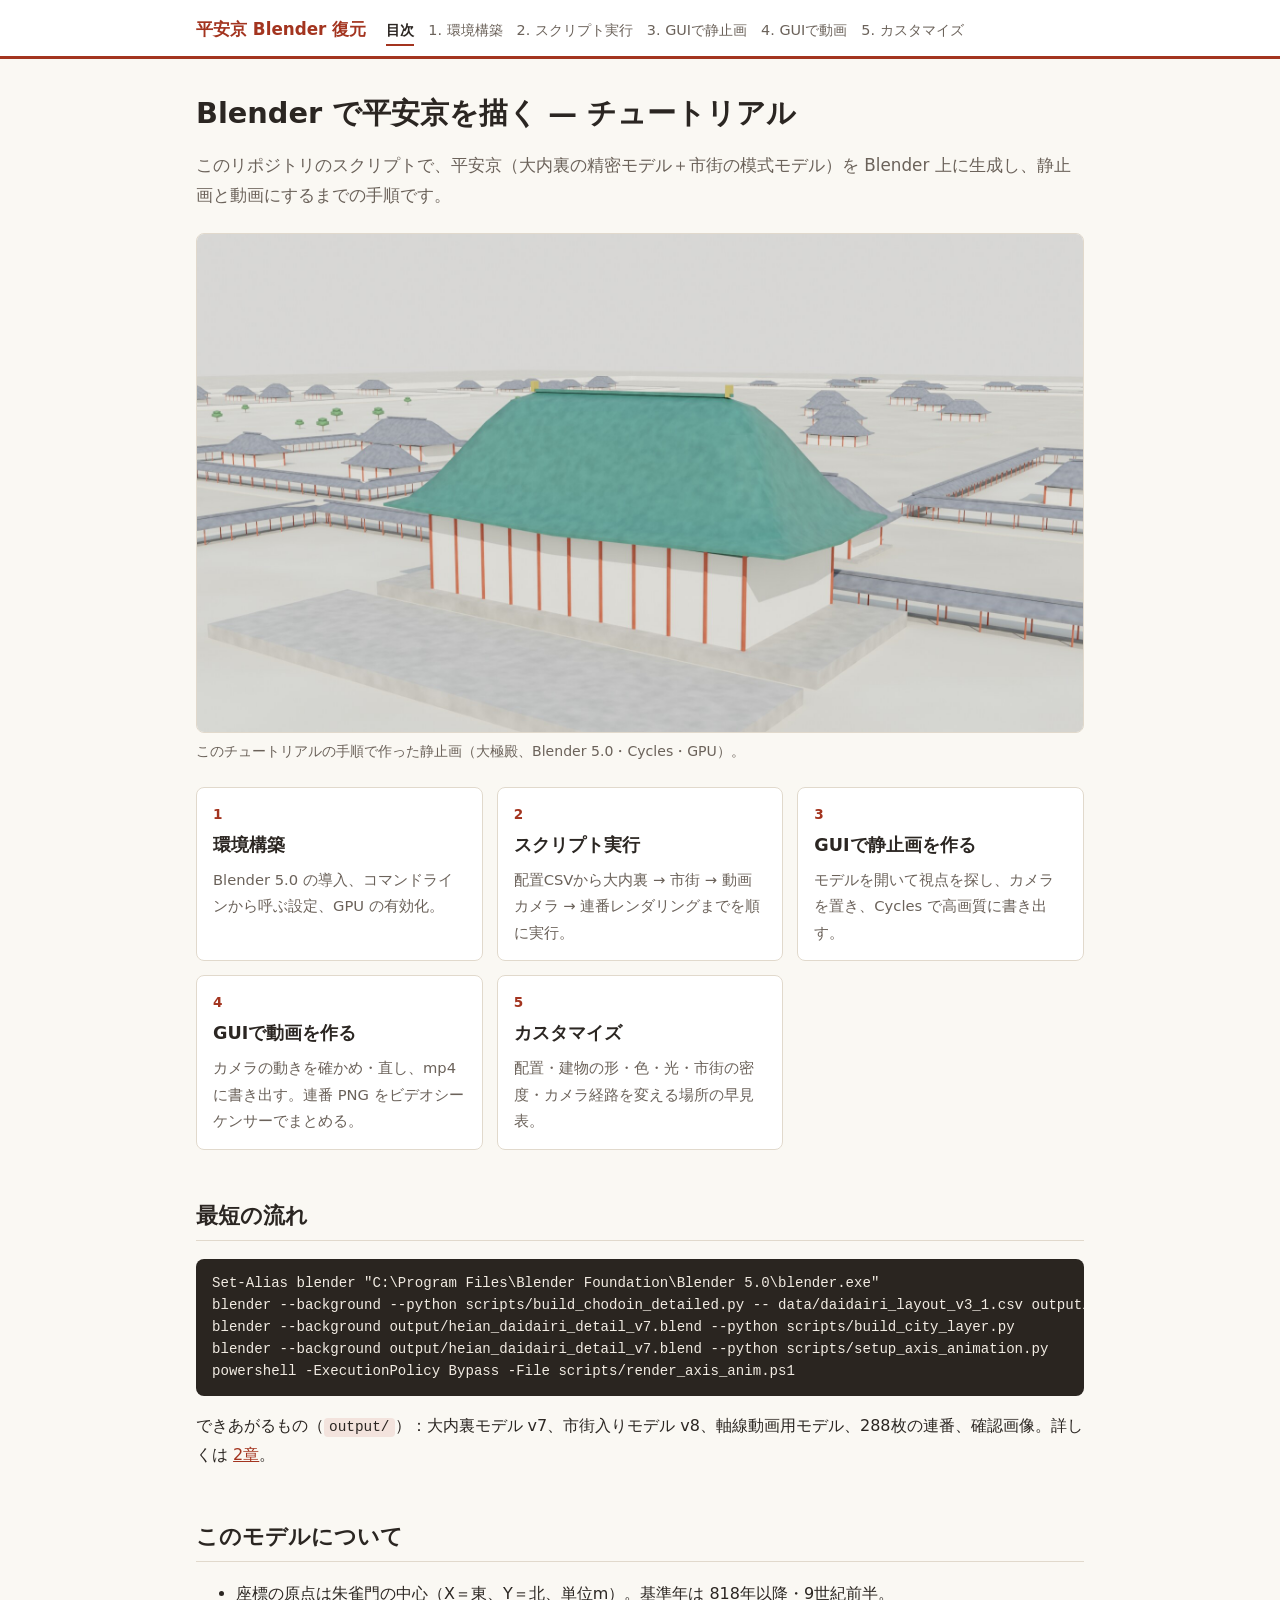
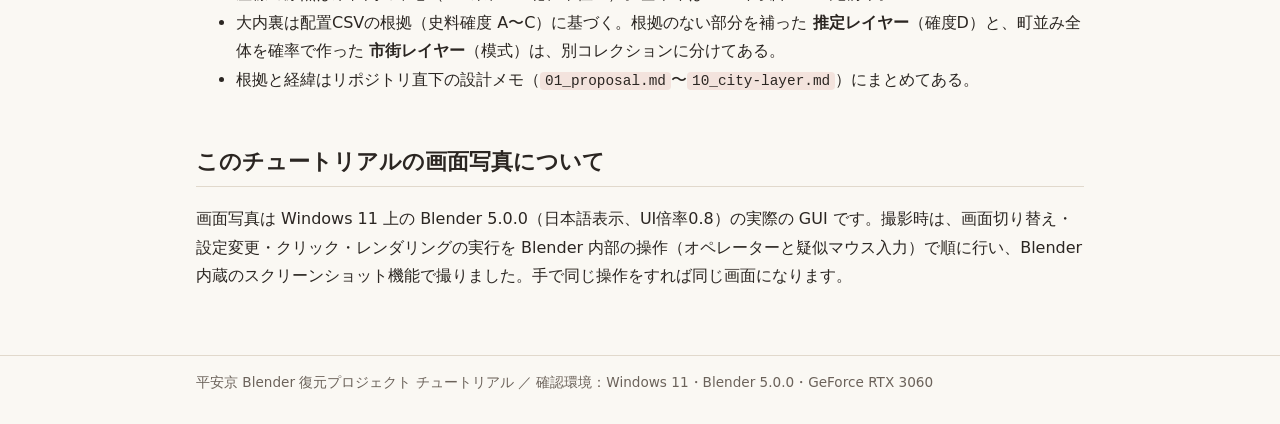
<file: docs/tutorial/index.html>
<!doctype html>
<html lang="ja">
<head>
<meta charset="utf-8">
<meta name="viewport" content="width=device-width, initial-scale=1">
<title>平安京Blenderチュートリアル</title>
<link rel="stylesheet" href="style.css">
</head>
<body>
<header class="site"><div class="inner">
  <a class="brand" href="index.html">平安京 Blender 復元</a>
  <nav class="toc">
    <a href="index.html" aria-current="page">目次</a>
    <a href="01_setup.html">1. 環境構築</a>
    <a href="02_run_scripts.html">2. スクリプト実行</a>
    <a href="03_gui_still.html">3. GUIで静止画</a>
    <a href="04_gui_video.html">4. GUIで動画</a>
    <a href="05_customize.html">5. カスタマイズ</a>
  </nav>
</div></header>
<main>
<h1>Blender で平安京を描く — チュートリアル</h1>
<p class="lead">このリポジトリのスクリプトで、平安京（大内裏の精密モデル＋市街の模式モデル）を Blender 上に生成し、静止画と動画にするまでの手順です。</p>

<figure class="hero">
  <img src="img/still_daigokuden.jpg" alt="南東から見た大極殿。緑釉瓦の屋根と朱の柱、背後に朝堂院の回廊" >
  <figcaption>このチュートリアルの手順で作った静止画（大極殿、Blender 5.0・Cycles・GPU）。</figcaption>
</figure>

<div class="cards">
  <a class="card" href="01_setup.html"><div class="num">1</div><h3>環境構築</h3><p>Blender 5.0 の導入、コマンドラインから呼ぶ設定、GPU の有効化。</p></a>
  <a class="card" href="02_run_scripts.html"><div class="num">2</div><h3>スクリプト実行</h3><p>配置CSVから大内裏 → 市街 → 動画カメラ → 連番レンダリングまでを順に実行。</p></a>
  <a class="card" href="03_gui_still.html"><div class="num">3</div><h3>GUIで静止画を作る</h3><p>モデルを開いて視点を探し、カメラを置き、Cycles で高画質に書き出す。</p></a>
  <a class="card" href="04_gui_video.html"><div class="num">4</div><h3>GUIで動画を作る</h3><p>カメラの動きを確かめ・直し、mp4 に書き出す。連番 PNG をビデオシーケンサーでまとめる。</p></a>
  <a class="card" href="05_customize.html"><div class="num">5</div><h3>カスタマイズ</h3><p>配置・建物の形・色・光・市街の密度・カメラ経路を変える場所の早見表。</p></a>
</div>

<h2>最短の流れ</h2>
<pre><code>Set-Alias blender "C:\Program Files\Blender Foundation\Blender 5.0\blender.exe"
blender --background --python scripts/build_chodoin_detailed.py -- data/daidairi_layout_v3_1.csv output/heian_daidairi_detail_v7.blend output/view_v7 data/daidairi_conjectural_v1.csv
blender --background output/heian_daidairi_detail_v7.blend --python scripts/build_city_layer.py
blender --background output/heian_daidairi_detail_v7.blend --python scripts/setup_axis_animation.py
powershell -ExecutionPolicy Bypass -File scripts/render_axis_anim.ps1</code></pre>
<p>できあがるもの（<code>output/</code>）：大内裏モデル v7、市街入りモデル v8、軸線動画用モデル、288枚の連番、確認画像。詳しくは <a href="02_run_scripts.html">2章</a>。</p>

<h2>このモデルについて</h2>
<ul>
  <li>座標の原点は朱雀門の中心（X＝東、Y＝北、単位m）。基準年は 818年以降・9世紀前半。</li>
  <li>大内裏は配置CSVの根拠（史料確度 A〜C）に基づく。根拠のない部分を補った <b>推定レイヤー</b>（確度D）と、町並み全体を確率で作った <b>市街レイヤー</b>（模式）は、別コレクションに分けてある。</li>
  <li>根拠と経緯はリポジトリ直下の設計メモ（<code>01_proposal.md</code>〜<code>10_city-layer.md</code>）にまとめてある。</li>
</ul>

<h2>このチュートリアルの画面写真について</h2>
<p>画面写真は Windows 11 上の Blender 5.0.0（日本語表示、UI倍率0.8）の実際の GUI です。撮影時は、画面切り替え・設定変更・クリック・レンダリングの実行を Blender 内部の操作（オペレーターと疑似マウス入力）で順に行い、Blender 内蔵のスクリーンショット機能で撮りました。手で同じ操作をすれば同じ画面になります。</p>

</main>
<footer><div class="inner">平安京 Blender 復元プロジェクト チュートリアル ／ 確認環境：Windows 11・Blender 5.0.0・GeForce RTX 3060</div></footer>
</body>
</html>
</file>
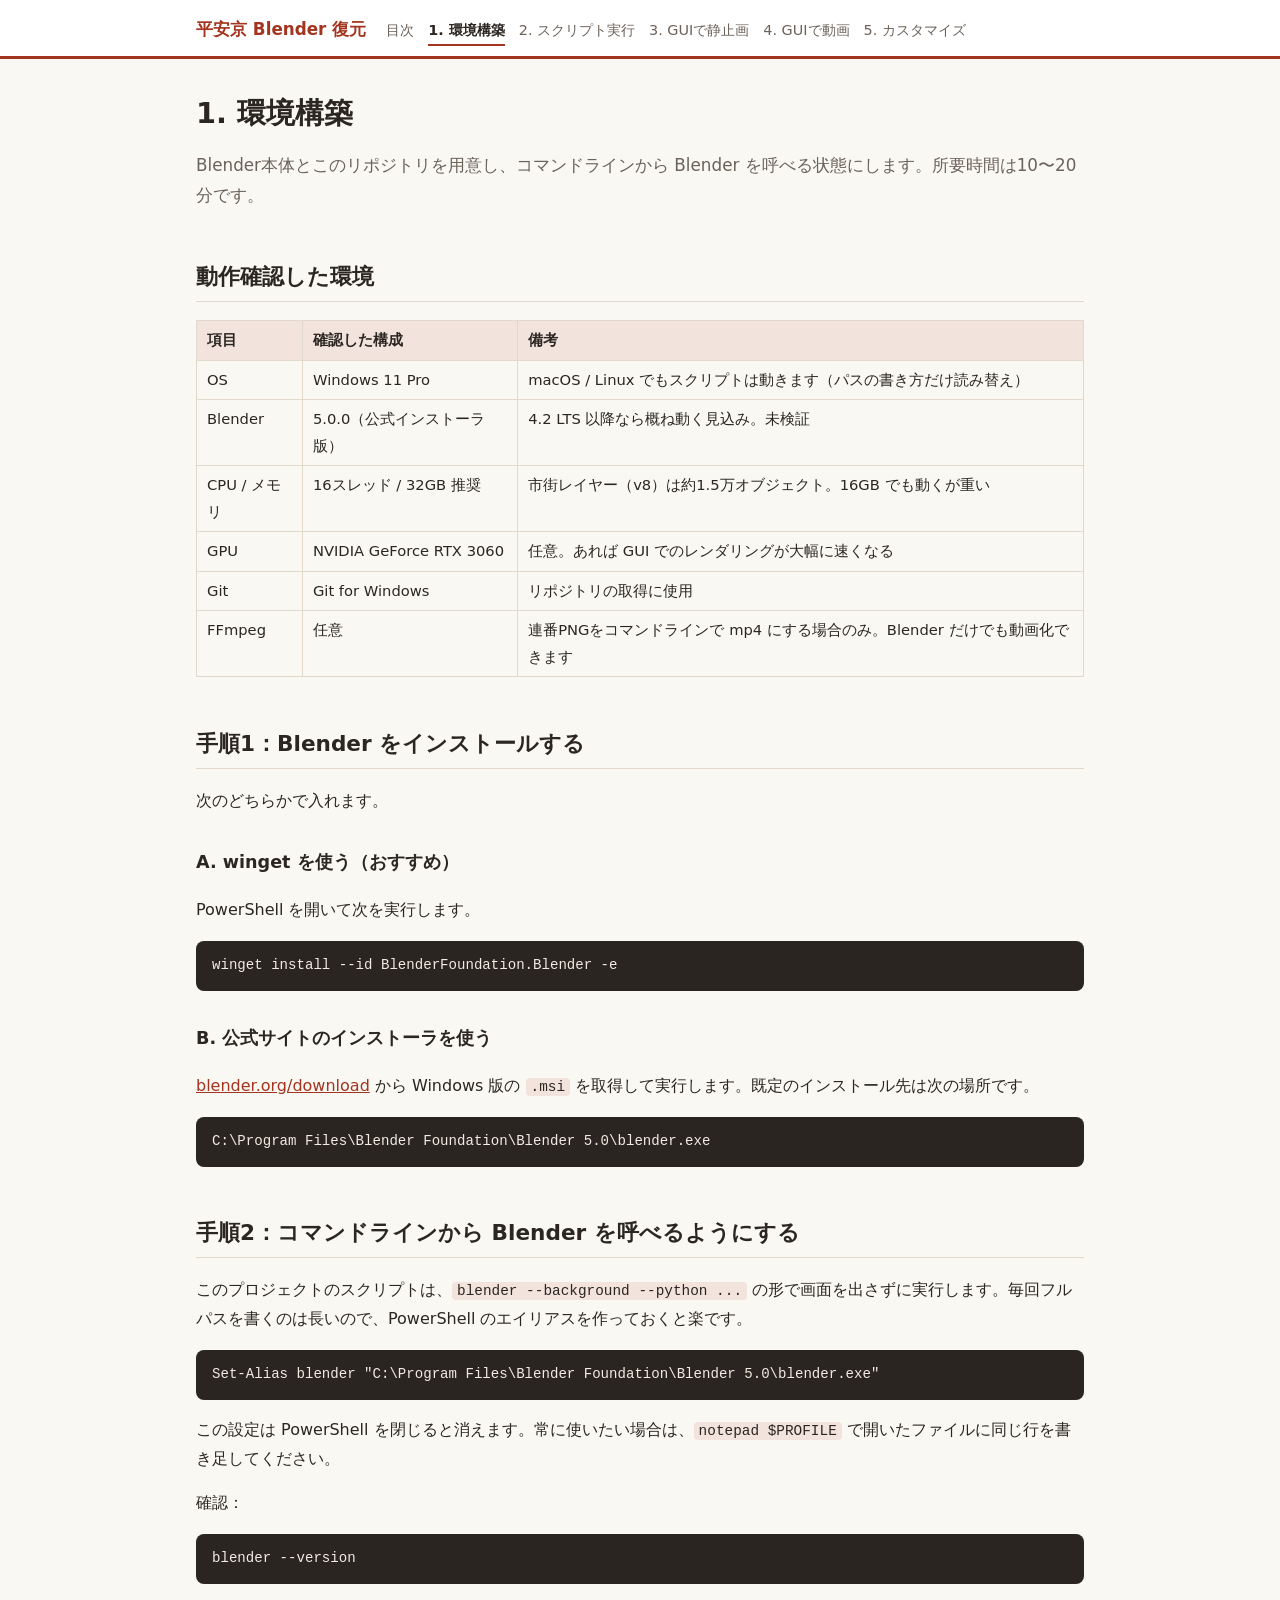
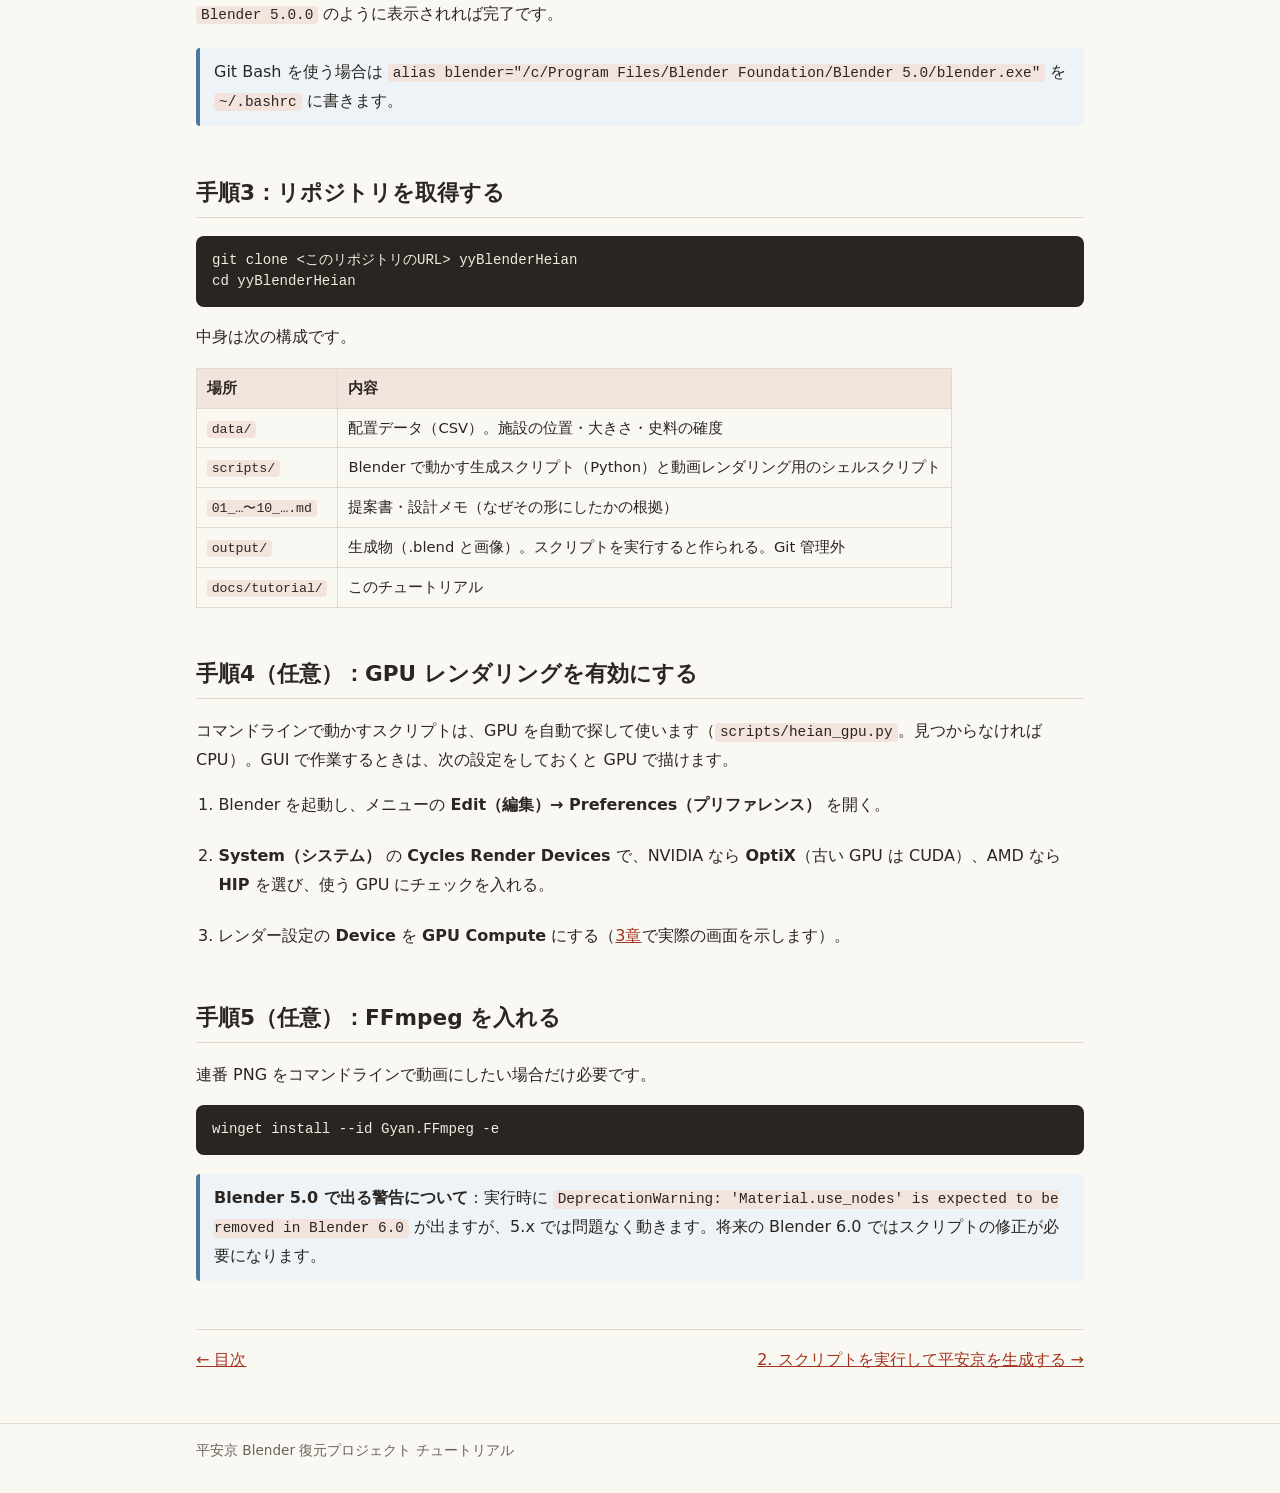
<file: docs/tutorial/01_setup.html>
<!doctype html>
<html lang="ja">
<head>
<meta charset="utf-8">
<meta name="viewport" content="width=device-width, initial-scale=1">
<title>環境構築 — 平安京Blenderチュートリアル</title>
<link rel="stylesheet" href="style.css">
</head>
<body>
<header class="site"><div class="inner">
  <a class="brand" href="index.html">平安京 Blender 復元</a>
  <nav class="toc">
    <a href="index.html">目次</a>
    <a href="01_setup.html" aria-current="page">1. 環境構築</a>
    <a href="02_run_scripts.html">2. スクリプト実行</a>
    <a href="03_gui_still.html">3. GUIで静止画</a>
    <a href="04_gui_video.html">4. GUIで動画</a>
    <a href="05_customize.html">5. カスタマイズ</a>
  </nav>
</div></header>
<main>
<h1>1. 環境構築</h1>
<p class="lead">Blender本体とこのリポジトリを用意し、コマンドラインから Blender を呼べる状態にします。所要時間は10〜20分です。</p>

<h2>動作確認した環境</h2>
<table>
  <tr><th>項目</th><th>確認した構成</th><th>備考</th></tr>
  <tr><td>OS</td><td>Windows 11 Pro</td><td>macOS / Linux でもスクリプトは動きます（パスの書き方だけ読み替え）</td></tr>
  <tr><td>Blender</td><td>5.0.0（公式インストーラ版）</td><td>4.2 LTS 以降なら概ね動く見込み。未検証</td></tr>
  <tr><td>CPU / メモリ</td><td>16スレッド / 32GB 推奨</td><td>市街レイヤー（v8）は約1.5万オブジェクト。16GB でも動くが重い</td></tr>
  <tr><td>GPU</td><td>NVIDIA GeForce RTX 3060</td><td>任意。あれば GUI でのレンダリングが大幅に速くなる</td></tr>
  <tr><td>Git</td><td>Git for Windows</td><td>リポジトリの取得に使用</td></tr>
  <tr><td>FFmpeg</td><td>任意</td><td>連番PNGをコマンドラインで mp4 にする場合のみ。Blender だけでも動画化できます</td></tr>
</table>

<h2>手順1：Blender をインストールする</h2>
<p>次のどちらかで入れます。</p>
<h3>A. winget を使う（おすすめ）</h3>
<p>PowerShell を開いて次を実行します。</p>
<pre><code>winget install --id BlenderFoundation.Blender -e</code></pre>
<h3>B. 公式サイトのインストーラを使う</h3>
<p><a href="https://www.blender.org/download/">blender.org/download</a> から Windows 版の <code>.msi</code> を取得して実行します。既定のインストール先は次の場所です。</p>
<pre><code>C:\Program Files\Blender Foundation\Blender 5.0\blender.exe</code></pre>

<h2>手順2：コマンドラインから Blender を呼べるようにする</h2>
<p>このプロジェクトのスクリプトは、<code>blender --background --python ...</code> の形で画面を出さずに実行します。毎回フルパスを書くのは長いので、PowerShell のエイリアスを作っておくと楽です。</p>
<pre><code>Set-Alias blender "C:\Program Files\Blender Foundation\Blender 5.0\blender.exe"</code></pre>
<p>この設定は PowerShell を閉じると消えます。常に使いたい場合は、<code>notepad $PROFILE</code> で開いたファイルに同じ行を書き足してください。</p>
<p>確認：</p>
<pre><code>blender --version</code></pre>
<p><code>Blender 5.0.0</code> のように表示されれば完了です。</p>
<div class="note">
<p>Git Bash を使う場合は <code>alias blender="/c/Program Files/Blender Foundation/Blender 5.0/blender.exe"</code> を <code>~/.bashrc</code> に書きます。</p>
</div>

<h2>手順3：リポジトリを取得する</h2>
<pre><code>git clone &lt;このリポジトリのURL&gt; yyBlenderHeian
cd yyBlenderHeian</code></pre>
<p>中身は次の構成です。</p>
<table>
  <tr><th>場所</th><th>内容</th></tr>
  <tr><td><code>data/</code></td><td>配置データ（CSV）。施設の位置・大きさ・史料の確度</td></tr>
  <tr><td><code>scripts/</code></td><td>Blender で動かす生成スクリプト（Python）と動画レンダリング用のシェルスクリプト</td></tr>
  <tr><td><code>01_…〜10_….md</code></td><td>提案書・設計メモ（なぜその形にしたかの根拠）</td></tr>
  <tr><td><code>output/</code></td><td>生成物（.blend と画像）。スクリプトを実行すると作られる。Git 管理外</td></tr>
  <tr><td><code>docs/tutorial/</code></td><td>このチュートリアル</td></tr>
</table>

<h2>手順4（任意）：GPU レンダリングを有効にする</h2>
<p>コマンドラインで動かすスクリプトは、GPU を自動で探して使います（<code>scripts/heian_gpu.py</code>。見つからなければ CPU）。GUI で作業するときは、次の設定をしておくと GPU で描けます。</p>
<ol class="steps">
  <li>Blender を起動し、メニューの <b>Edit（編集）→ Preferences（プリファレンス）</b> を開く。</li>
  <li><b>System（システム）</b> の <b>Cycles Render Devices</b> で、NVIDIA なら <b>OptiX</b>（古い GPU は CUDA）、AMD なら <b>HIP</b> を選び、使う GPU にチェックを入れる。</li>
  <li>レンダー設定の <b>Device</b> を <b>GPU Compute</b> にする（<a href="03_gui_still.html">3章</a>で実際の画面を示します）。</li>
</ol>

<h2>手順5（任意）：FFmpeg を入れる</h2>
<p>連番 PNG をコマンドラインで動画にしたい場合だけ必要です。</p>
<pre><code>winget install --id Gyan.FFmpeg -e</code></pre>

<div class="note">
<p><b>Blender 5.0 で出る警告について</b>：実行時に <code>DeprecationWarning: 'Material.use_nodes' is expected to be removed in Blender 6.0</code> が出ますが、5.x では問題なく動きます。将来の Blender 6.0 ではスクリプトの修正が必要になります。</p>
</div>

<div class="pager">
  <a href="index.html">← 目次</a>
  <a href="02_run_scripts.html">2. スクリプトを実行して平安京を生成する →</a>
</div>
</main>
<footer><div class="inner">平安京 Blender 復元プロジェクト チュートリアル</div></footer>
</body>
</html>
</file>
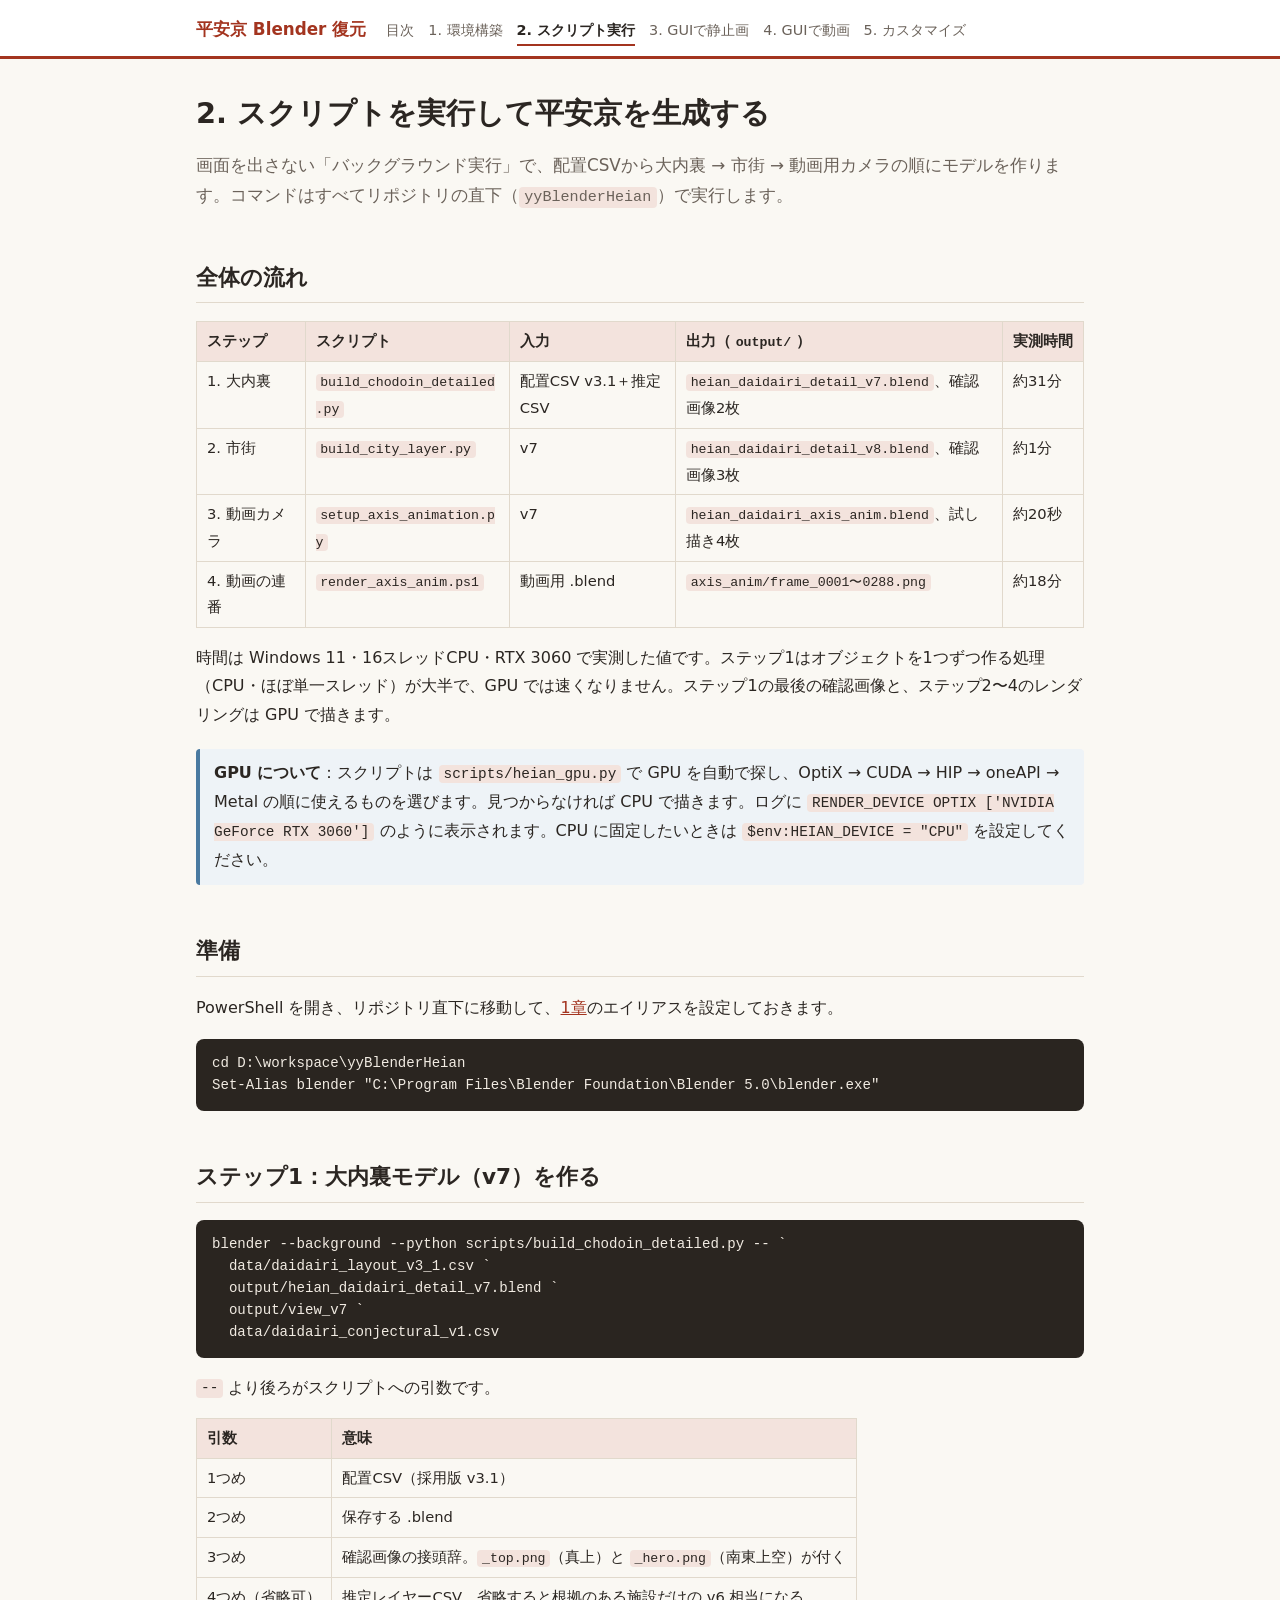
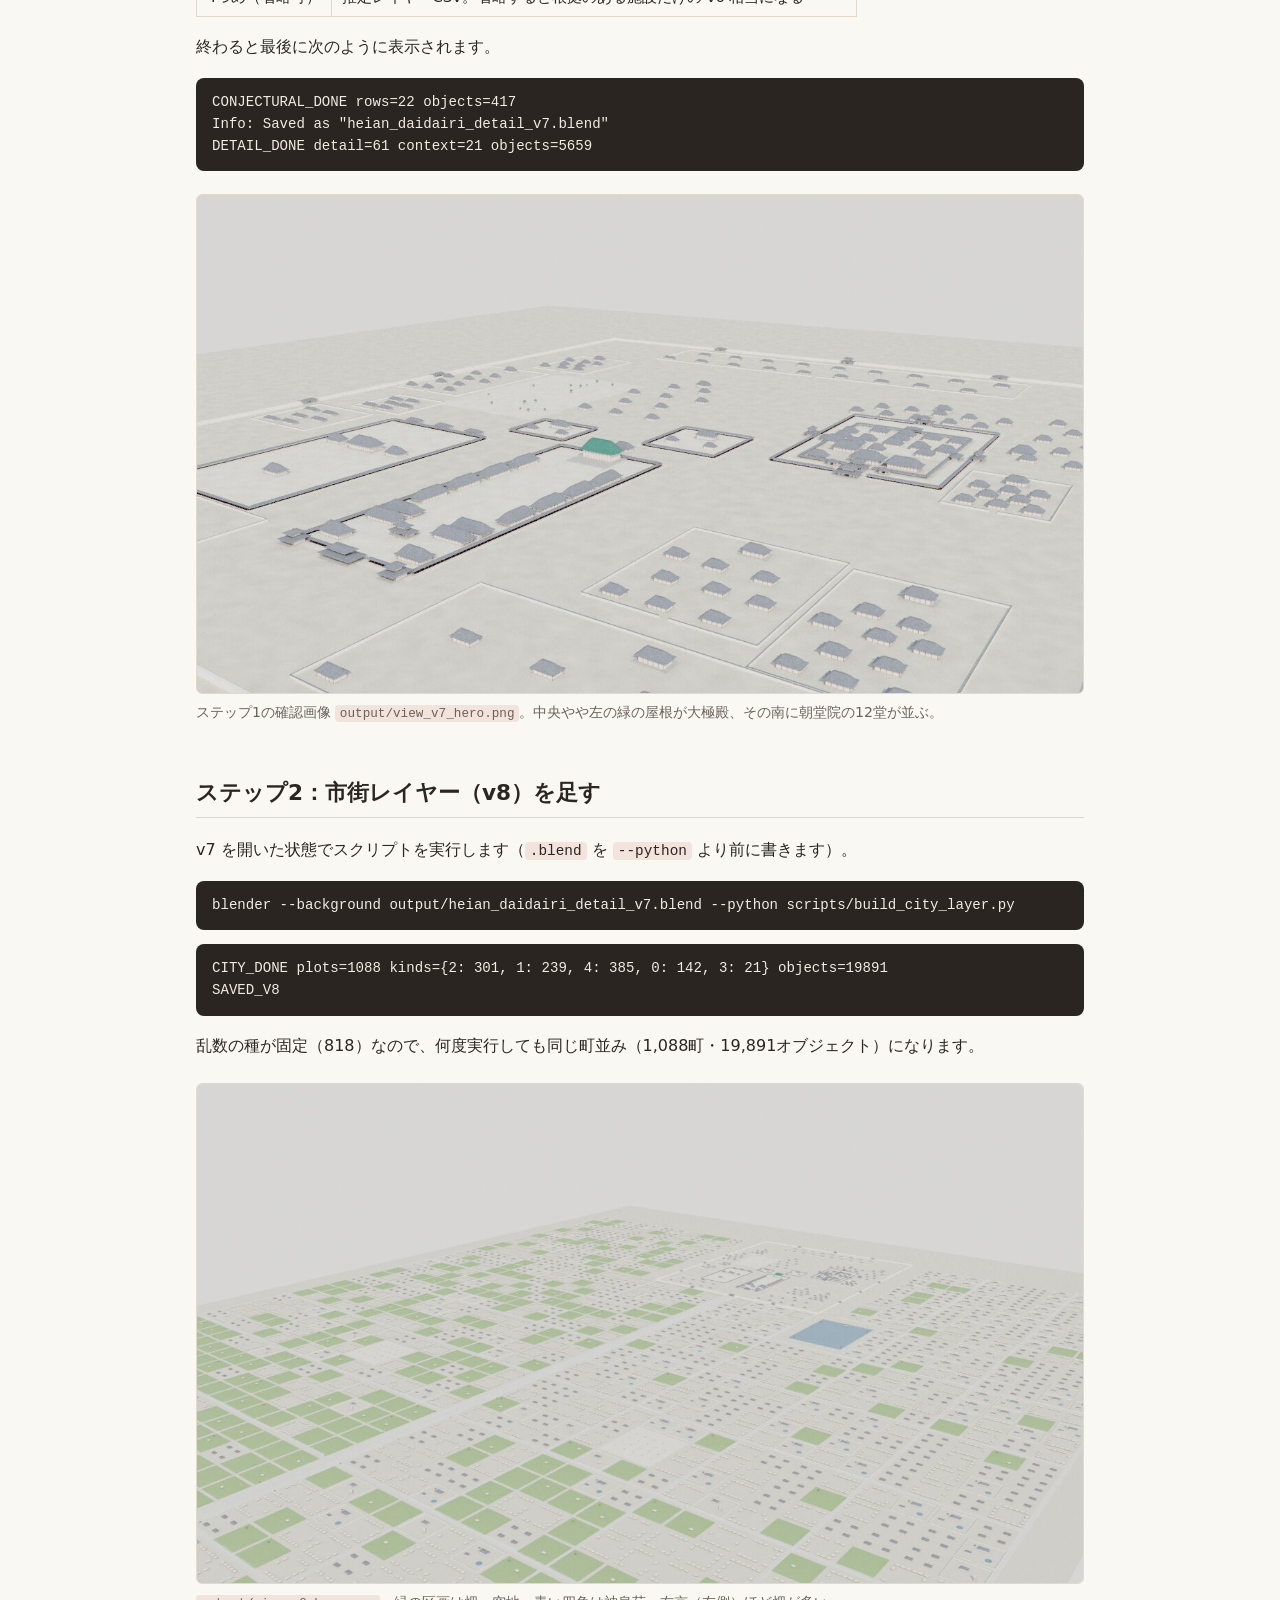
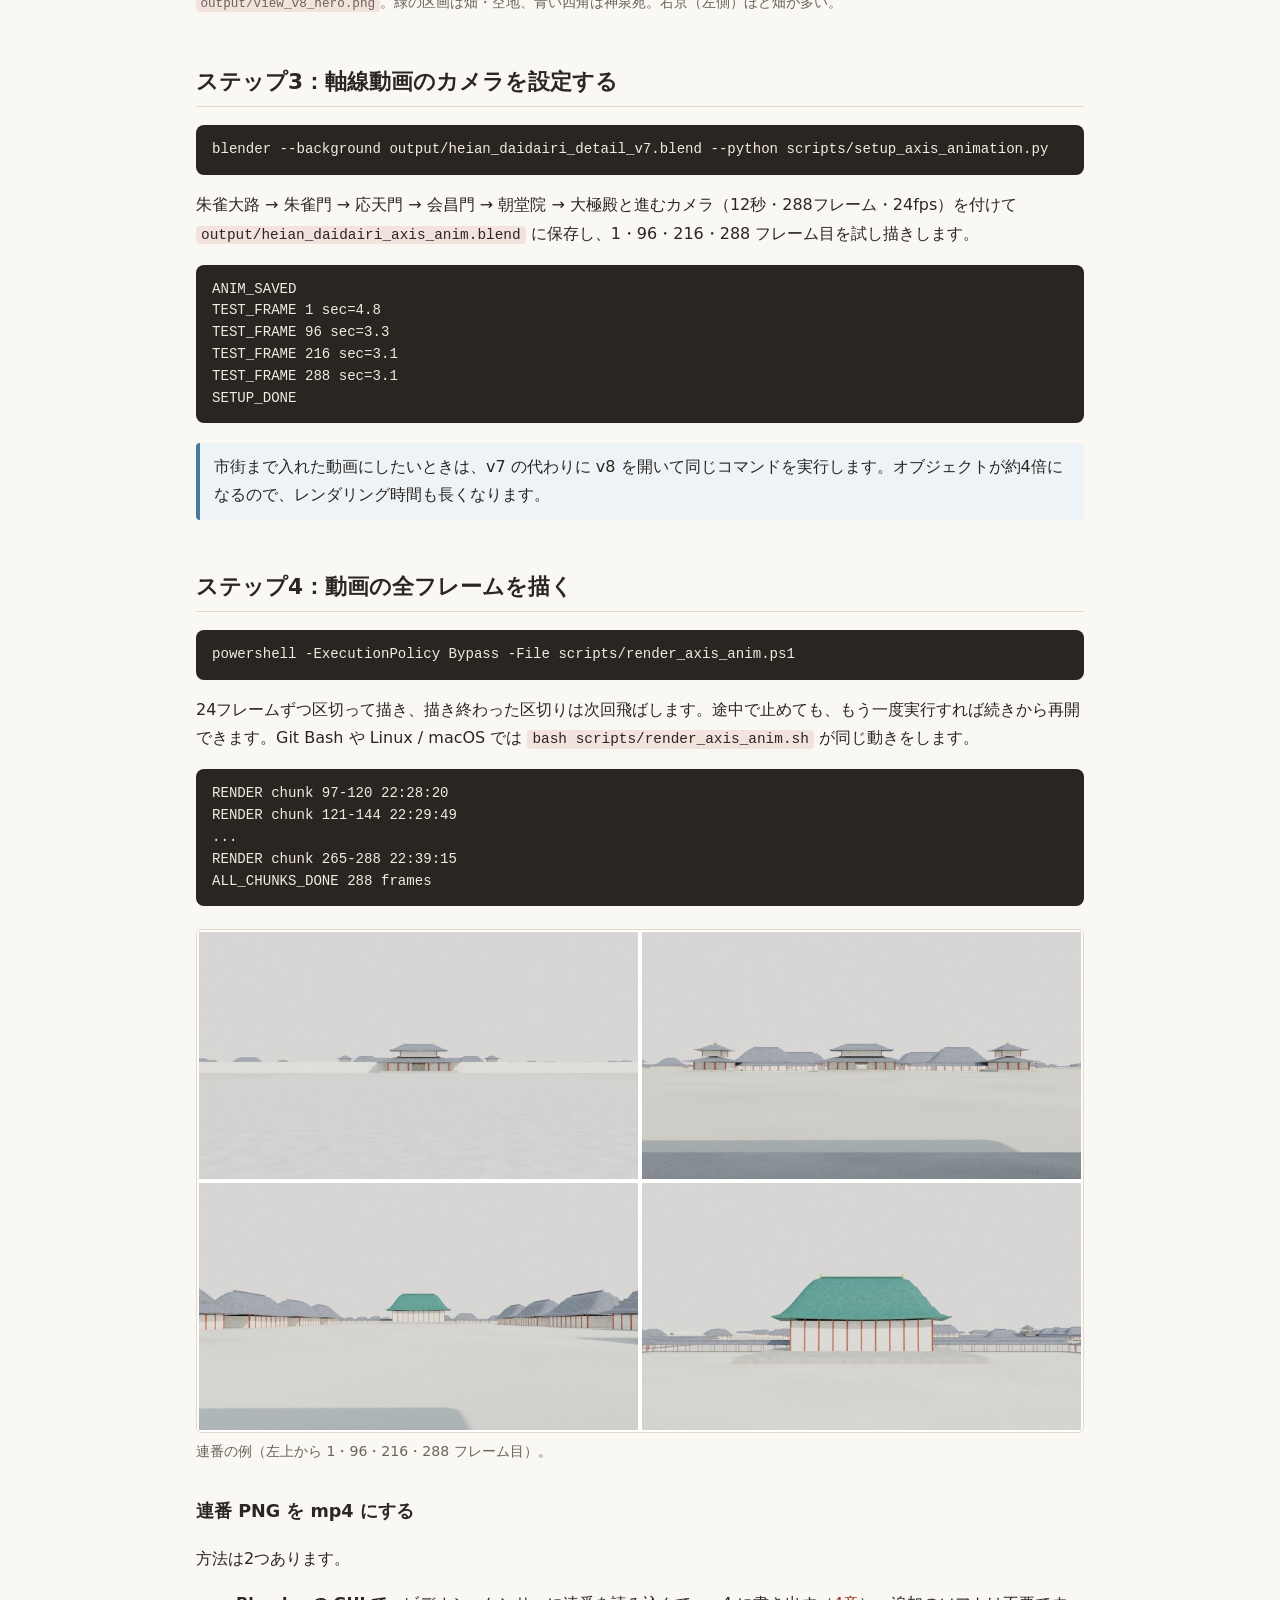
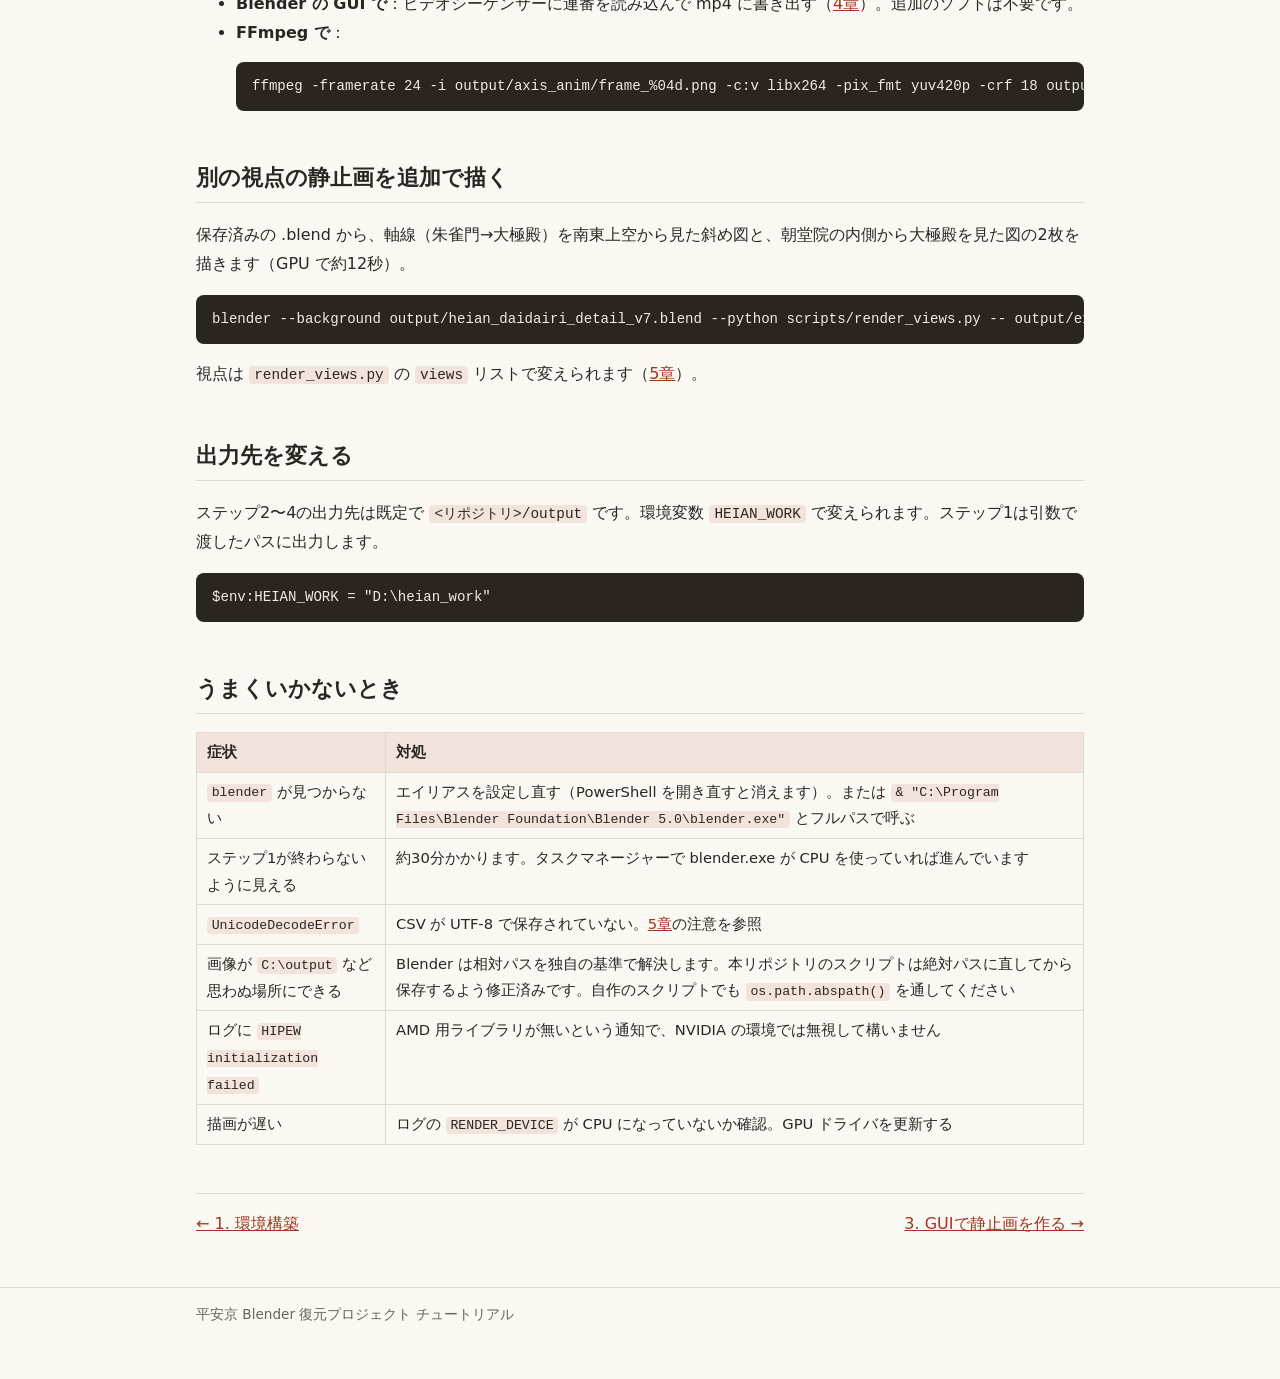
<file: docs/tutorial/02_run_scripts.html>
<!doctype html>
<html lang="ja">
<head>
<meta charset="utf-8">
<meta name="viewport" content="width=device-width, initial-scale=1">
<title>スクリプト実行 — 平安京Blenderチュートリアル</title>
<link rel="stylesheet" href="style.css">
</head>
<body>
<header class="site"><div class="inner">
  <a class="brand" href="index.html">平安京 Blender 復元</a>
  <nav class="toc">
    <a href="index.html">目次</a>
    <a href="01_setup.html">1. 環境構築</a>
    <a href="02_run_scripts.html" aria-current="page">2. スクリプト実行</a>
    <a href="03_gui_still.html">3. GUIで静止画</a>
    <a href="04_gui_video.html">4. GUIで動画</a>
    <a href="05_customize.html">5. カスタマイズ</a>
  </nav>
</div></header>
<main>
<h1>2. スクリプトを実行して平安京を生成する</h1>
<p class="lead">画面を出さない「バックグラウンド実行」で、配置CSVから大内裏 → 市街 → 動画用カメラの順にモデルを作ります。コマンドはすべてリポジトリの直下（<code>yyBlenderHeian</code>）で実行します。</p>

<h2>全体の流れ</h2>
<table>
  <tr><th>ステップ</th><th>スクリプト</th><th>入力</th><th>出力（<code>output/</code>）</th><th>実測時間</th></tr>
  <tr><td>1. 大内裏</td><td><code>build_chodoin_detailed.py</code></td><td>配置CSV v3.1＋推定CSV</td><td><code>heian_daidairi_detail_v7.blend</code>、確認画像2枚</td><td>約31分</td></tr>
  <tr><td>2. 市街</td><td><code>build_city_layer.py</code></td><td>v7</td><td><code>heian_daidairi_detail_v8.blend</code>、確認画像3枚</td><td>約1分</td></tr>
  <tr><td>3. 動画カメラ</td><td><code>setup_axis_animation.py</code></td><td>v7</td><td><code>heian_daidairi_axis_anim.blend</code>、試し描き4枚</td><td>約20秒</td></tr>
  <tr><td>4. 動画の連番</td><td><code>render_axis_anim.ps1</code></td><td>動画用 .blend</td><td><code>axis_anim/frame_0001〜0288.png</code></td><td>約18分</td></tr>
</table>
<p>時間は Windows 11・16スレッドCPU・RTX 3060 で実測した値です。ステップ1はオブジェクトを1つずつ作る処理（CPU・ほぼ単一スレッド）が大半で、GPU では速くなりません。ステップ1の最後の確認画像と、ステップ2〜4のレンダリングは GPU で描きます。</p>

<div class="note">
<p><b>GPU について</b>：スクリプトは <code>scripts/heian_gpu.py</code> で GPU を自動で探し、OptiX → CUDA → HIP → oneAPI → Metal の順に使えるものを選びます。見つからなければ CPU で描きます。ログに <code>RENDER_DEVICE OPTIX ['NVIDIA GeForce RTX 3060']</code> のように表示されます。CPU に固定したいときは <code>$env:HEIAN_DEVICE = "CPU"</code> を設定してください。</p>
</div>

<h2>準備</h2>
<p>PowerShell を開き、リポジトリ直下に移動して、<a href="01_setup.html">1章</a>のエイリアスを設定しておきます。</p>
<pre><code>cd D:\workspace\yyBlenderHeian
Set-Alias blender "C:\Program Files\Blender Foundation\Blender 5.0\blender.exe"</code></pre>

<h2>ステップ1：大内裏モデル（v7）を作る</h2>
<pre><code>blender --background --python scripts/build_chodoin_detailed.py -- `
  data/daidairi_layout_v3_1.csv `
  output/heian_daidairi_detail_v7.blend `
  output/view_v7 `
  data/daidairi_conjectural_v1.csv</code></pre>
<p><code>--</code> より後ろがスクリプトへの引数です。</p>
<table>
  <tr><th>引数</th><th>意味</th></tr>
  <tr><td>1つめ</td><td>配置CSV（採用版 v3.1）</td></tr>
  <tr><td>2つめ</td><td>保存する .blend</td></tr>
  <tr><td>3つめ</td><td>確認画像の接頭辞。<code>_top.png</code>（真上）と <code>_hero.png</code>（南東上空）が付く</td></tr>
  <tr><td>4つめ（省略可）</td><td>推定レイヤーCSV。省略すると根拠のある施設だけの v6 相当になる</td></tr>
</table>
<p>終わると最後に次のように表示されます。</p>
<pre><code>CONJECTURAL_DONE rows=22 objects=417
Info: Saved as "heian_daidairi_detail_v7.blend"
DETAIL_DONE detail=61 context=21 objects=5659</code></pre>
<figure>
  <img src="img/run_v7_hero.jpg" alt="v7 の確認画像：南東上空から大内裏全体を見下ろした図" loading="lazy">
  <figcaption>ステップ1の確認画像 <code>output/view_v7_hero.png</code>。中央やや左の緑の屋根が大極殿、その南に朝堂院の12堂が並ぶ。</figcaption>
</figure>

<h2>ステップ2：市街レイヤー（v8）を足す</h2>
<p>v7 を開いた状態でスクリプトを実行します（<code>.blend</code> を <code>--python</code> より前に書きます）。</p>
<pre><code>blender --background output/heian_daidairi_detail_v7.blend --python scripts/build_city_layer.py</code></pre>
<pre><code>CITY_DONE plots=1088 kinds={2: 301, 1: 239, 4: 385, 0: 142, 3: 21} objects=19891
SAVED_V8</code></pre>
<p>乱数の種が固定（818）なので、何度実行しても同じ町並み（1,088町・19,891オブジェクト）になります。</p>
<figure>
  <img src="img/run_v8_hero.jpg" alt="v8 の確認画像：平安京全域を南東上空から見た図" loading="lazy">
  <figcaption><code>output/view_v8_hero.png</code>。緑の区画は畑・空地、青い四角は神泉苑。右京（左側）ほど畑が多い。</figcaption>
</figure>

<h2>ステップ3：軸線動画のカメラを設定する</h2>
<pre><code>blender --background output/heian_daidairi_detail_v7.blend --python scripts/setup_axis_animation.py</code></pre>
<p>朱雀大路 → 朱雀門 → 応天門 → 会昌門 → 朝堂院 → 大極殿と進むカメラ（12秒・288フレーム・24fps）を付けて <code>output/heian_daidairi_axis_anim.blend</code> に保存し、1・96・216・288 フレーム目を試し描きします。</p>
<pre><code>ANIM_SAVED
TEST_FRAME 1 sec=4.8
TEST_FRAME 96 sec=3.3
TEST_FRAME 216 sec=3.1
TEST_FRAME 288 sec=3.1
SETUP_DONE</code></pre>
<div class="note"><p>市街まで入れた動画にしたいときは、v7 の代わりに v8 を開いて同じコマンドを実行します。オブジェクトが約4倍になるので、レンダリング時間も長くなります。</p></div>

<h2>ステップ4：動画の全フレームを描く</h2>
<pre><code>powershell -ExecutionPolicy Bypass -File scripts/render_axis_anim.ps1</code></pre>
<p>24フレームずつ区切って描き、描き終わった区切りは次回飛ばします。途中で止めても、もう一度実行すれば続きから再開できます。Git Bash や Linux / macOS では <code>bash scripts/render_axis_anim.sh</code> が同じ動きをします。</p>
<pre><code>RENDER chunk 97-120 22:28:20
RENDER chunk 121-144 22:29:49
...
RENDER chunk 265-288 22:39:15
ALL_CHUNKS_DONE 288 frames</code></pre>
<figure>
  <img src="img/run_anim_frames.jpg" alt="動画の4フレーム：朱雀大路、朱雀門通過後、朝堂院、大極殿前" loading="lazy">
  <figcaption>連番の例（左上から 1・96・216・288 フレーム目）。</figcaption>
</figure>

<h3>連番 PNG を mp4 にする</h3>
<p>方法は2つあります。</p>
<ul>
  <li><b>Blender の GUI で</b>：ビデオシーケンサーに連番を読み込んで mp4 に書き出す（<a href="04_gui_video.html#vse">4章</a>）。追加のソフトは不要です。</li>
  <li><b>FFmpeg で</b>：
<pre><code>ffmpeg -framerate 24 -i output/axis_anim/frame_%04d.png -c:v libx264 -pix_fmt yuv420p -crf 18 output/heian_axis_12s.mp4</code></pre></li>
</ul>

<h2>別の視点の静止画を追加で描く</h2>
<p>保存済みの .blend から、軸線（朱雀門→大極殿）を南東上空から見た斜め図と、朝堂院の内側から大極殿を見た図の2枚を描きます（GPU で約12秒）。</p>
<pre><code>blender --background output/heian_daidairi_detail_v7.blend --python scripts/render_views.py -- output/extra</code></pre>
<p>視点は <code>render_views.py</code> の <code>views</code> リストで変えられます（<a href="05_customize.html">5章</a>）。</p>

<h2>出力先を変える</h2>
<p>ステップ2〜4の出力先は既定で <code>&lt;リポジトリ&gt;/output</code> です。環境変数 <code>HEIAN_WORK</code> で変えられます。ステップ1は引数で渡したパスに出力します。</p>
<pre><code>$env:HEIAN_WORK = "D:\heian_work"</code></pre>

<h2>うまくいかないとき</h2>
<table>
  <tr><th>症状</th><th>対処</th></tr>
  <tr><td><code>blender</code> が見つからない</td><td>エイリアスを設定し直す（PowerShell を開き直すと消えます）。または <code>&amp; "C:\Program Files\Blender Foundation\Blender 5.0\blender.exe"</code> とフルパスで呼ぶ</td></tr>
  <tr><td>ステップ1が終わらないように見える</td><td>約30分かかります。タスクマネージャーで blender.exe が CPU を使っていれば進んでいます</td></tr>
  <tr><td><code>UnicodeDecodeError</code></td><td>CSV が UTF-8 で保存されていない。<a href="05_customize.html">5章</a>の注意を参照</td></tr>
  <tr><td>画像が <code>C:\output</code> など思わぬ場所にできる</td><td>Blender は相対パスを独自の基準で解決します。本リポジトリのスクリプトは絶対パスに直してから保存するよう修正済みです。自作のスクリプトでも <code>os.path.abspath()</code> を通してください</td></tr>
  <tr><td>ログに <code>HIPEW initialization failed</code></td><td>AMD 用ライブラリが無いという通知で、NVIDIA の環境では無視して構いません</td></tr>
  <tr><td>描画が遅い</td><td>ログの <code>RENDER_DEVICE</code> が CPU になっていないか確認。GPU ドライバを更新する</td></tr>
</table>

<div class="pager">
  <a href="01_setup.html">← 1. 環境構築</a>
  <a href="03_gui_still.html">3. GUIで静止画を作る →</a>
</div>
</main>
<footer><div class="inner">平安京 Blender 復元プロジェクト チュートリアル</div></footer>
</body>
</html>
</file>
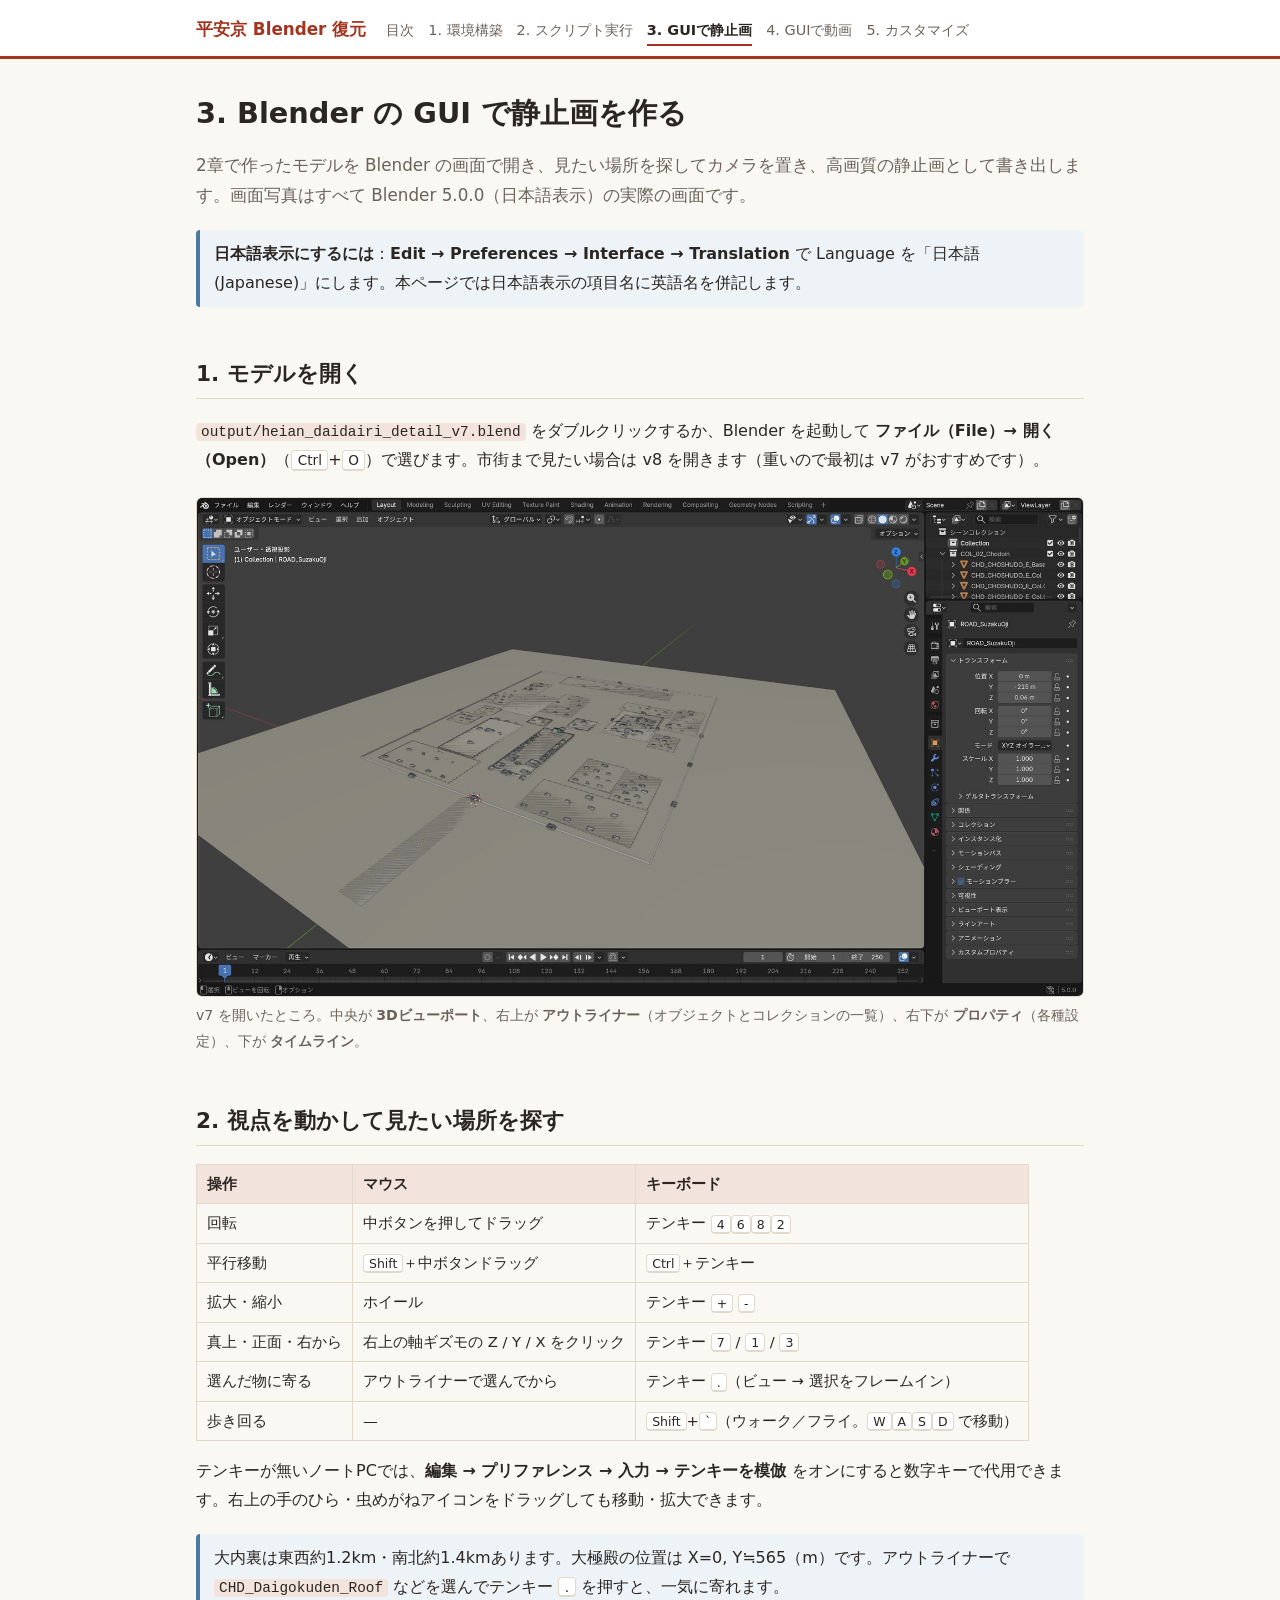
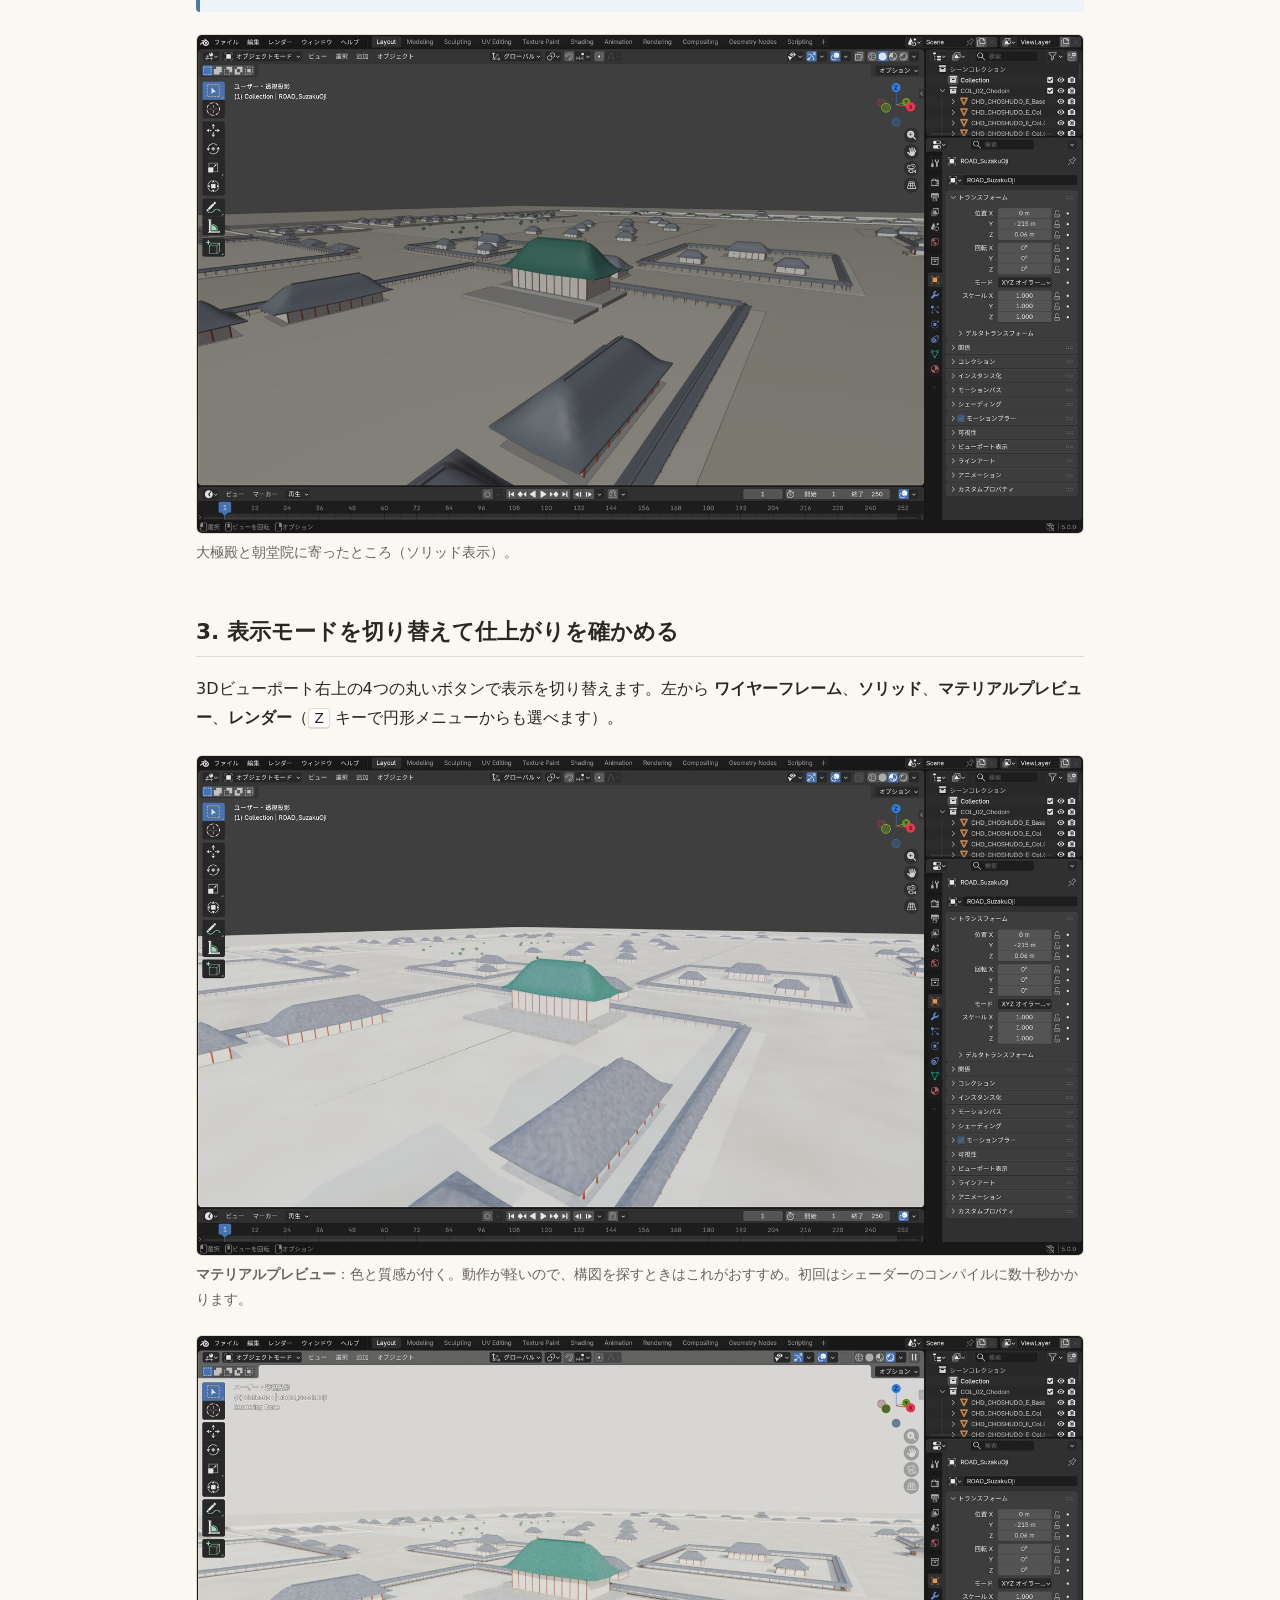
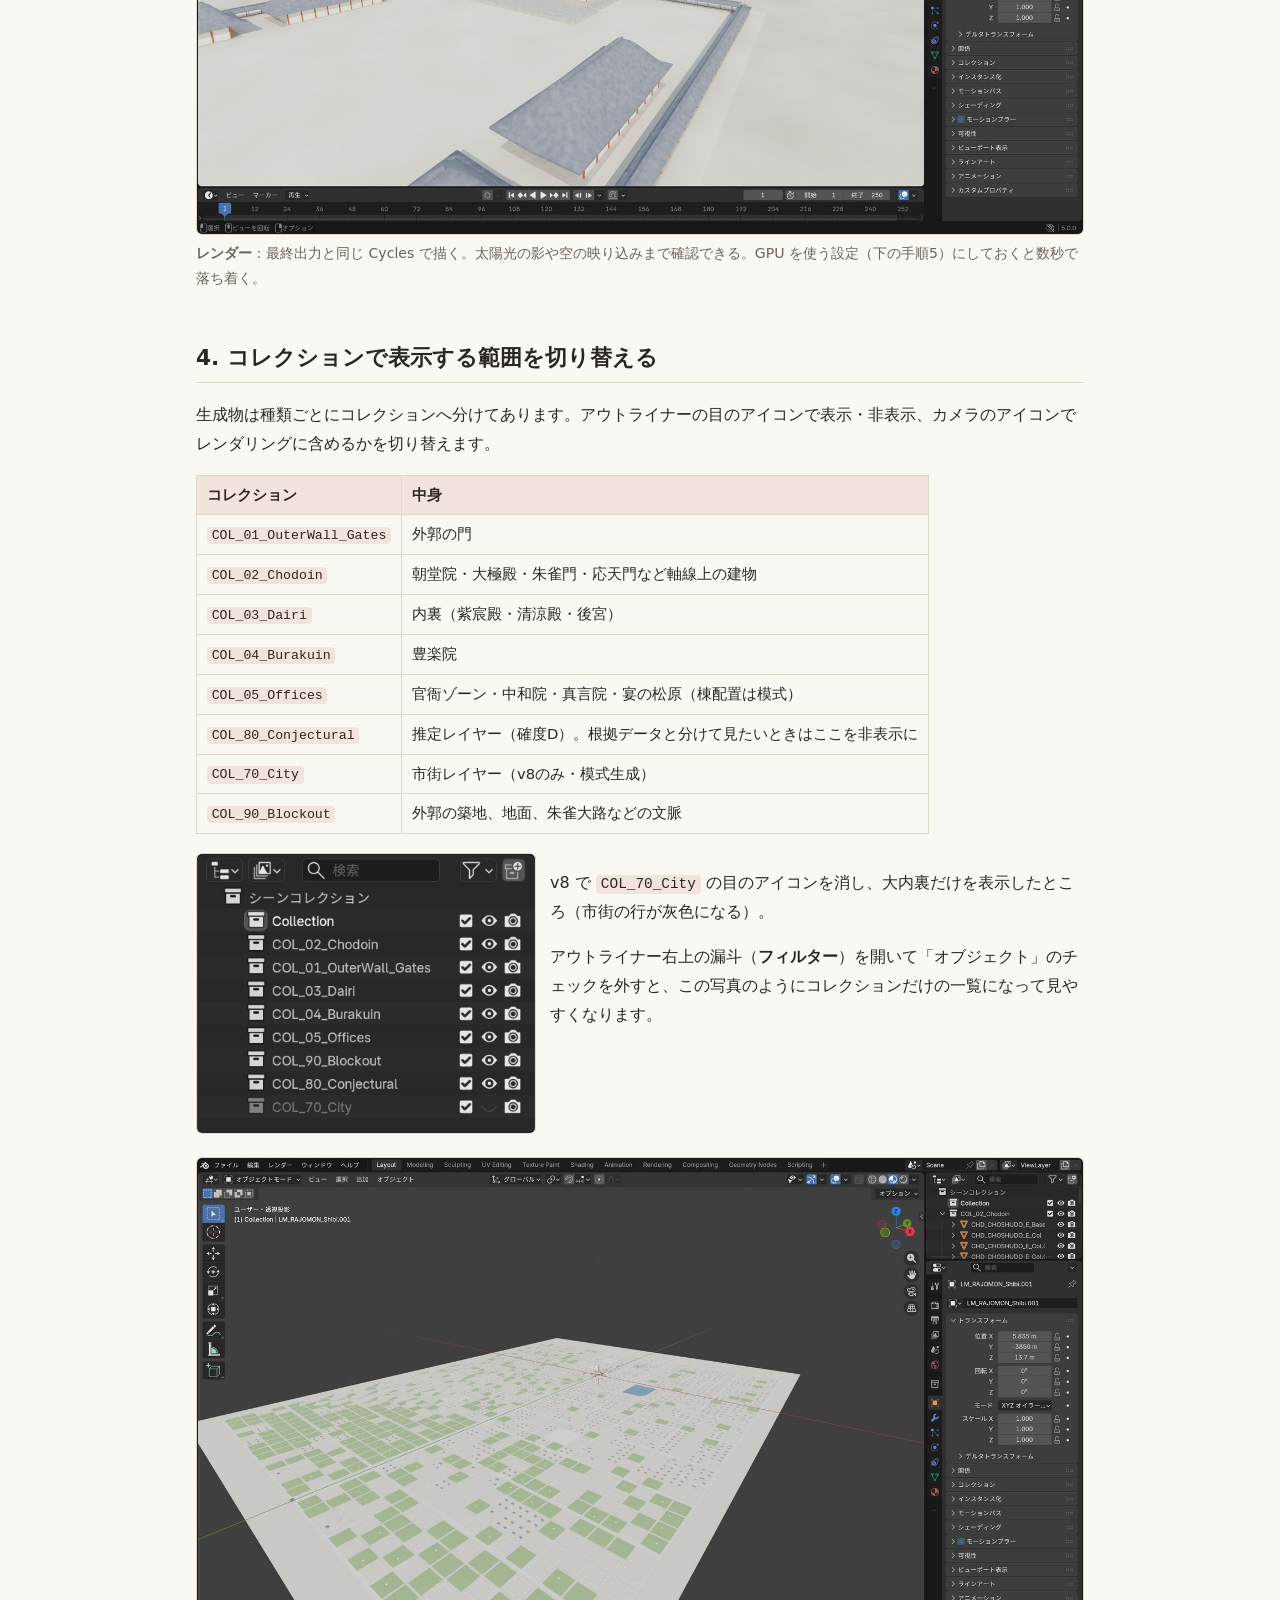
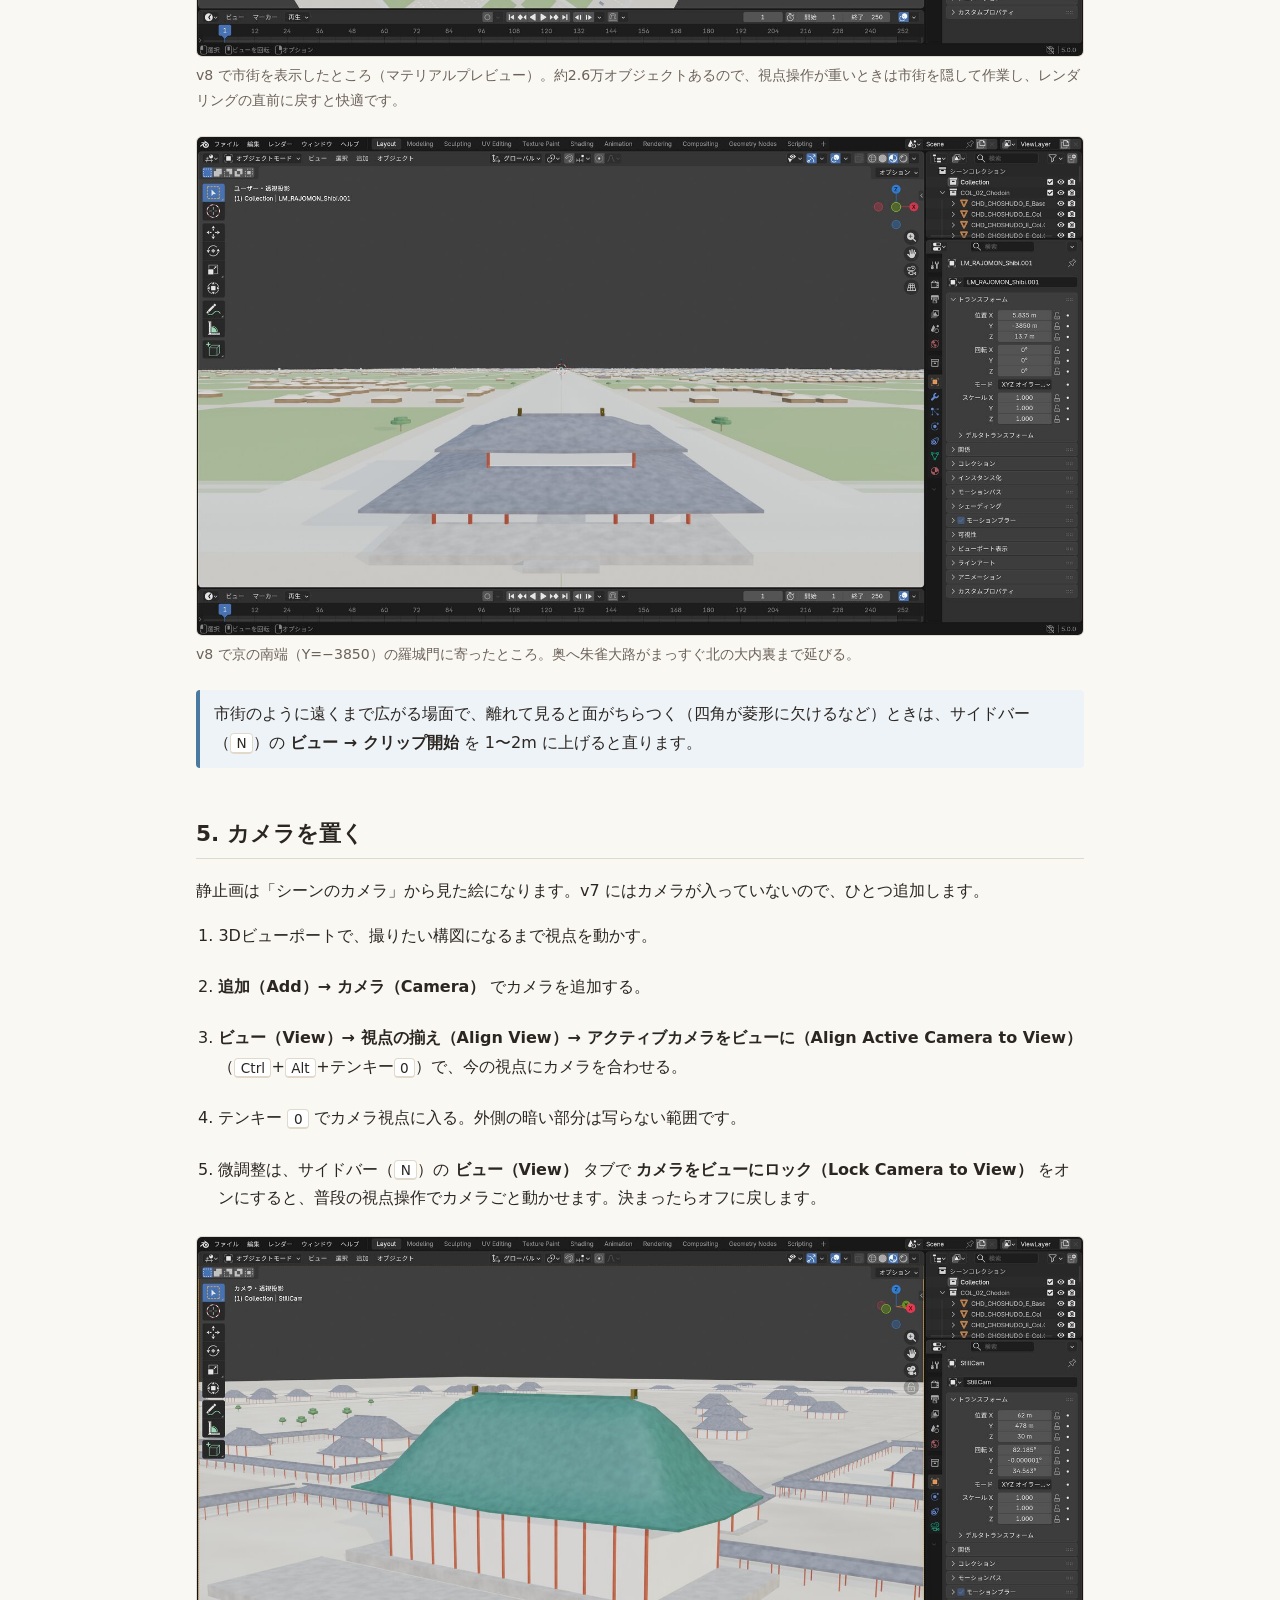
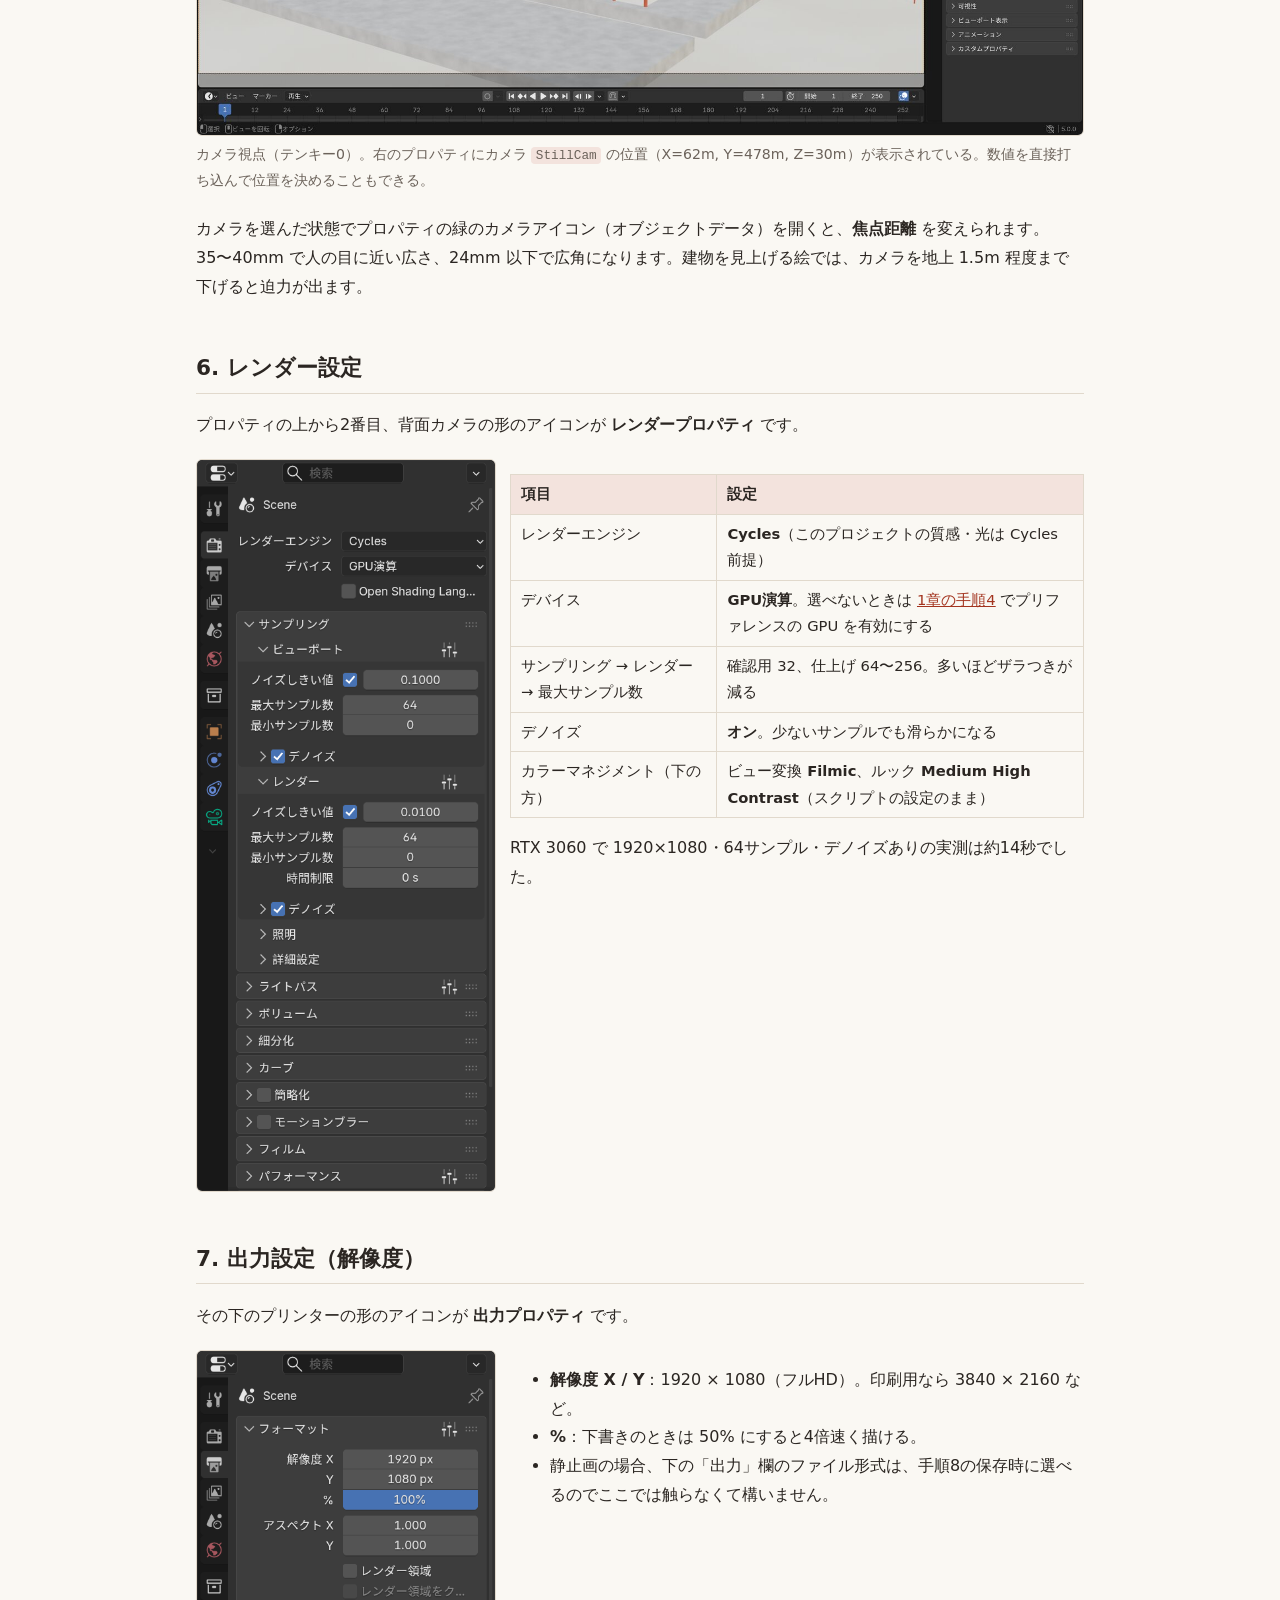
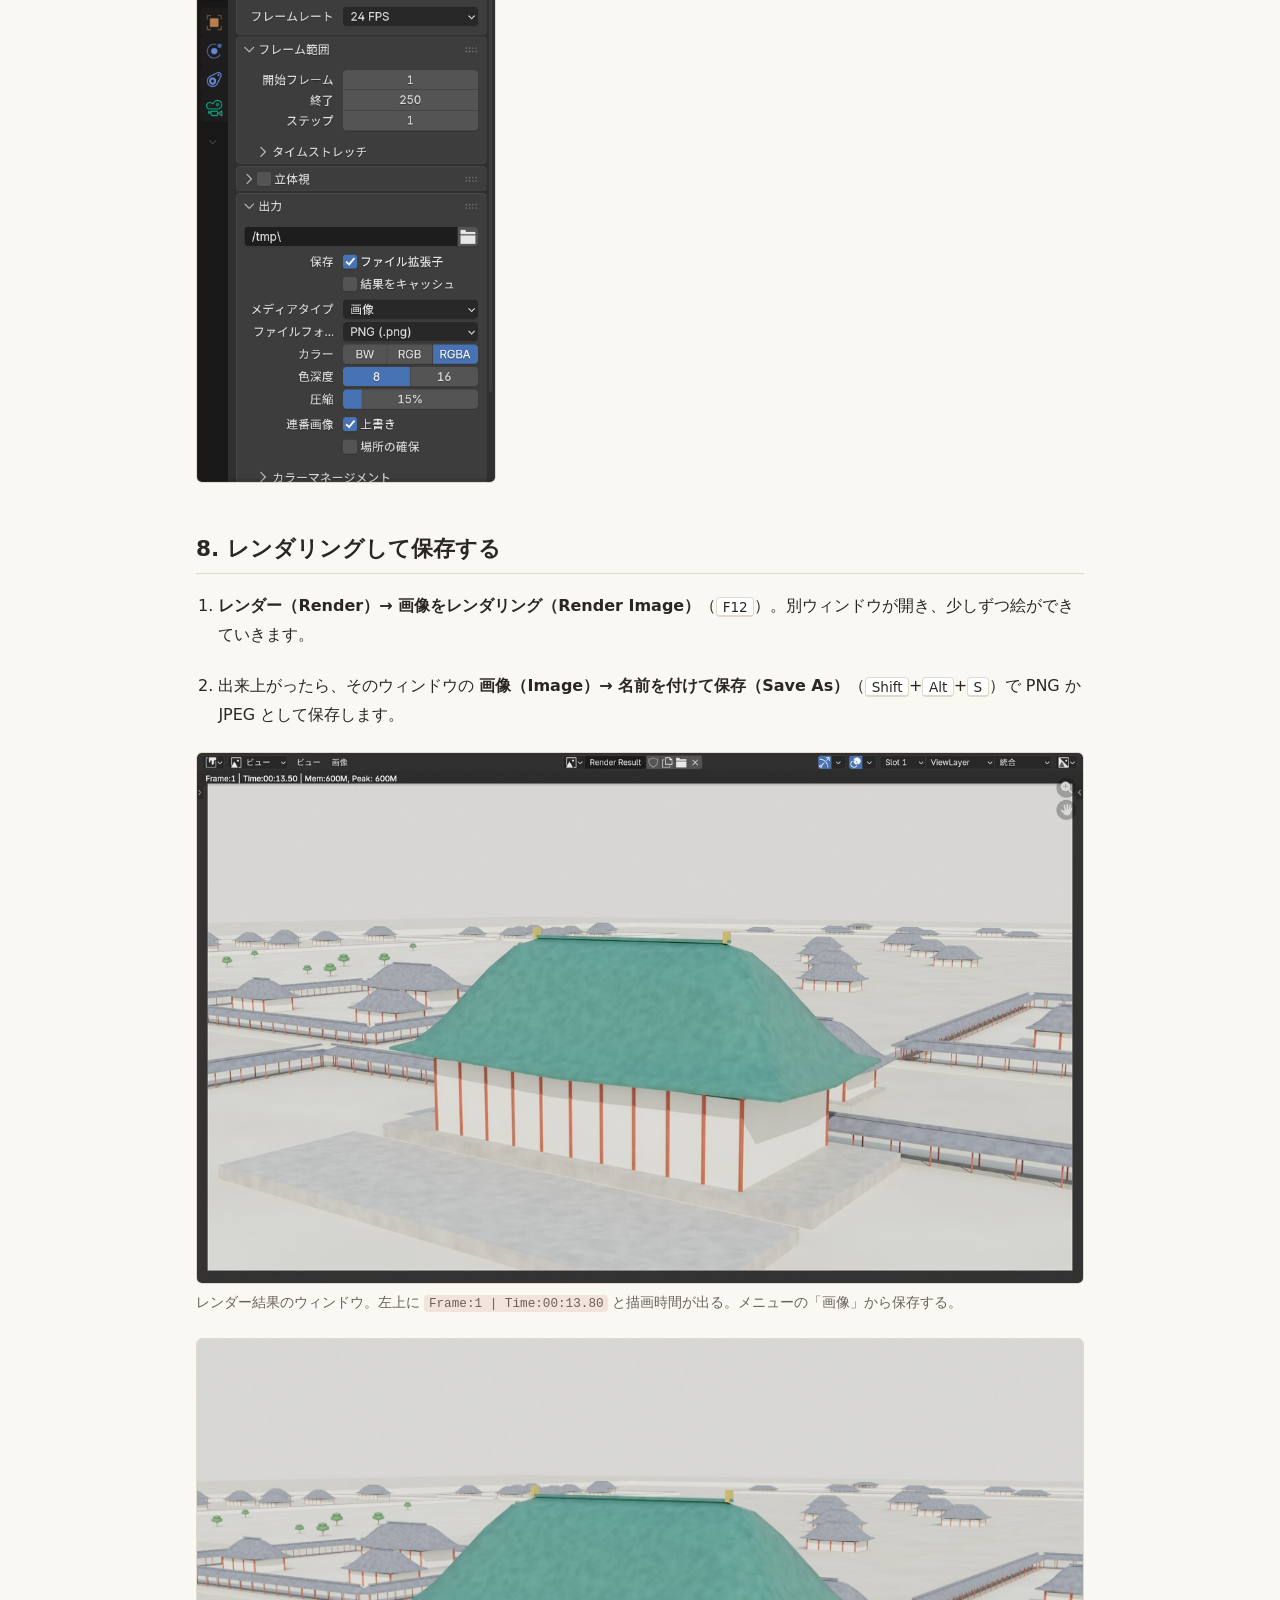
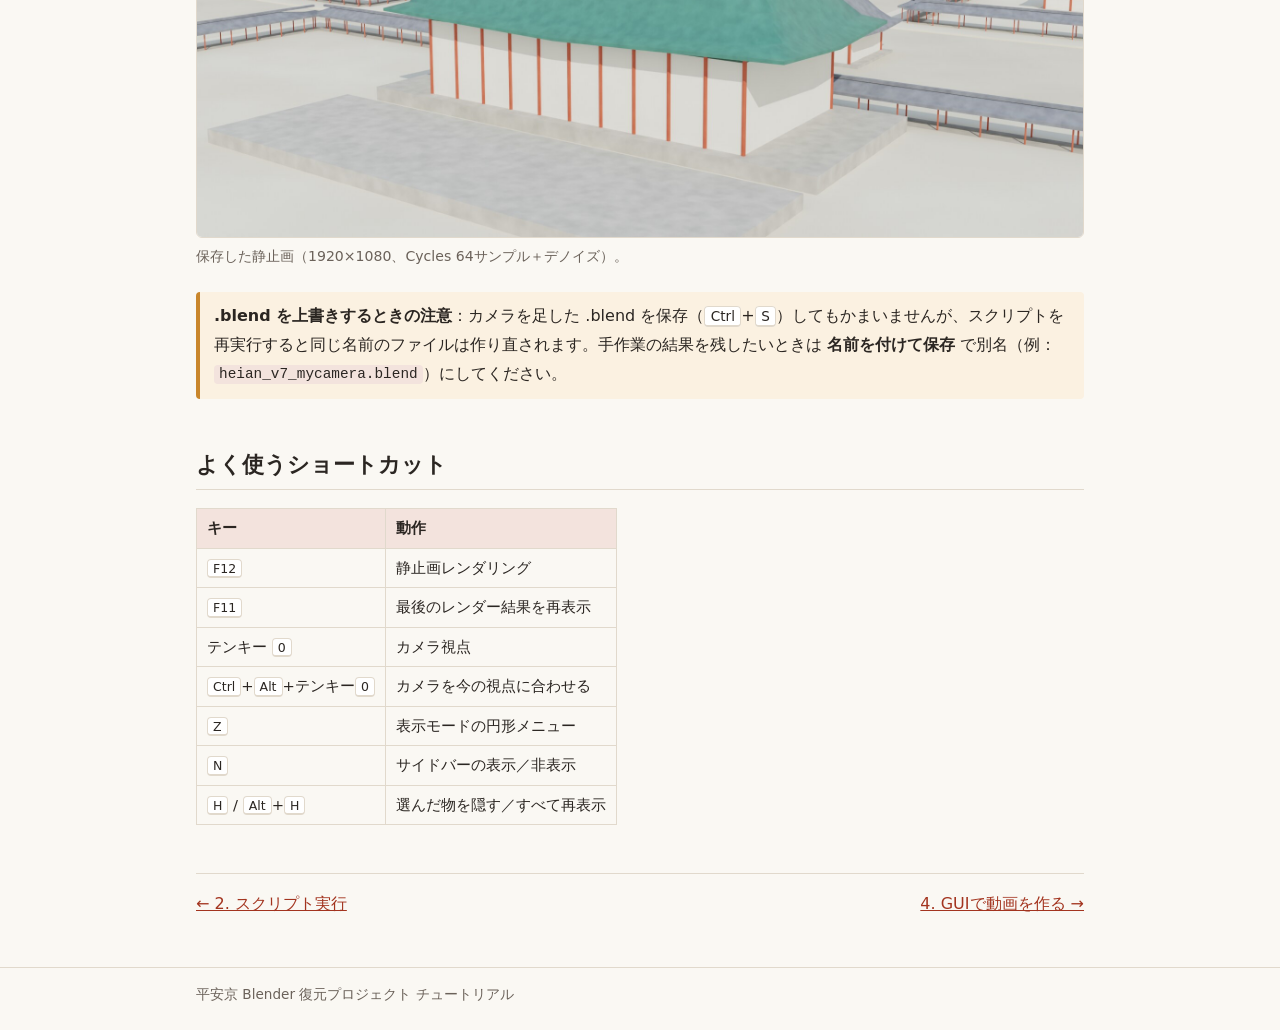
<file: docs/tutorial/03_gui_still.html>
<!doctype html>
<html lang="ja">
<head>
<meta charset="utf-8">
<meta name="viewport" content="width=device-width, initial-scale=1">
<title>GUIで静止画 — 平安京Blenderチュートリアル</title>
<link rel="stylesheet" href="style.css">
</head>
<body>
<header class="site"><div class="inner">
  <a class="brand" href="index.html">平安京 Blender 復元</a>
  <nav class="toc">
    <a href="index.html">目次</a>
    <a href="01_setup.html">1. 環境構築</a>
    <a href="02_run_scripts.html">2. スクリプト実行</a>
    <a href="03_gui_still.html" aria-current="page">3. GUIで静止画</a>
    <a href="04_gui_video.html">4. GUIで動画</a>
    <a href="05_customize.html">5. カスタマイズ</a>
  </nav>
</div></header>
<main>
<h1>3. Blender の GUI で静止画を作る</h1>
<p class="lead">2章で作ったモデルを Blender の画面で開き、見たい場所を探してカメラを置き、高画質の静止画として書き出します。画面写真はすべて Blender 5.0.0（日本語表示）の実際の画面です。</p>

<div class="note">
<p><b>日本語表示にするには</b>：<b>Edit → Preferences → Interface → Translation</b> で Language を「日本語 (Japanese)」にします。本ページでは日本語表示の項目名に英語名を併記します。</p>
</div>

<h2>1. モデルを開く</h2>
<p><code>output/heian_daidairi_detail_v7.blend</code> をダブルクリックするか、Blender を起動して <b>ファイル（File）→ 開く（Open）</b>（<kbd>Ctrl</kbd>+<kbd>O</kbd>）で選びます。市街まで見たい場合は v8 を開きます（重いので最初は v7 がおすすめです）。</p>
<figure>
  <img src="img/g01_open.jpg" alt="v7 を開いた直後の Blender の画面。中央に大内裏の全体、右上にアウトライナー、右下にプロパティ" loading="lazy">
  <figcaption>v7 を開いたところ。中央が <b>3Dビューポート</b>、右上が <b>アウトライナー</b>（オブジェクトとコレクションの一覧）、右下が <b>プロパティ</b>（各種設定）、下が <b>タイムライン</b>。</figcaption>
</figure>

<h2>2. 視点を動かして見たい場所を探す</h2>
<table>
  <tr><th>操作</th><th>マウス</th><th>キーボード</th></tr>
  <tr><td>回転</td><td>中ボタンを押してドラッグ</td><td>テンキー <kbd>4</kbd><kbd>6</kbd><kbd>8</kbd><kbd>2</kbd></td></tr>
  <tr><td>平行移動</td><td><kbd>Shift</kbd>＋中ボタンドラッグ</td><td><kbd>Ctrl</kbd>＋テンキー</td></tr>
  <tr><td>拡大・縮小</td><td>ホイール</td><td>テンキー <kbd>+</kbd> <kbd>-</kbd></td></tr>
  <tr><td>真上・正面・右から</td><td>右上の軸ギズモの Z / Y / X をクリック</td><td>テンキー <kbd>7</kbd> / <kbd>1</kbd> / <kbd>3</kbd></td></tr>
  <tr><td>選んだ物に寄る</td><td>アウトライナーで選んでから</td><td>テンキー <kbd>.</kbd>（ビュー → 選択をフレームイン）</td></tr>
  <tr><td>歩き回る</td><td>—</td><td><kbd>Shift</kbd>+<kbd>`</kbd>（ウォーク／フライ。<kbd>W</kbd><kbd>A</kbd><kbd>S</kbd><kbd>D</kbd> で移動）</td></tr>
</table>
<p>テンキーが無いノートPCでは、<b>編集 → プリファレンス → 入力 → テンキーを模倣</b> をオンにすると数字キーで代用できます。右上の手のひら・虫めがねアイコンをドラッグしても移動・拡大できます。</p>
<div class="note">
<p>大内裏は東西約1.2km・南北約1.4kmあります。大極殿の位置は X=0, Y≒565（m）です。アウトライナーで <code>CHD_Daigokuden_Roof</code> などを選んでテンキー <kbd>.</kbd> を押すと、一気に寄れます。</p>
</div>
<figure>
  <img src="img/g02_zoom.jpg" alt="大極殿に寄った視点（ソリッド表示）" loading="lazy">
  <figcaption>大極殿と朝堂院に寄ったところ（ソリッド表示）。</figcaption>
</figure>

<h2>3. 表示モードを切り替えて仕上がりを確かめる</h2>
<p>3Dビューポート右上の4つの丸いボタンで表示を切り替えます。左から <b>ワイヤーフレーム</b>、<b>ソリッド</b>、<b>マテリアルプレビュー</b>、<b>レンダー</b>（<kbd>Z</kbd> キーで円形メニューからも選べます）。</p>
<figure>
  <img src="img/g03_material.jpg" alt="マテリアルプレビュー表示。朱の柱、白壁、緑釉瓦の色が見える" loading="lazy">
  <figcaption><b>マテリアルプレビュー</b>：色と質感が付く。動作が軽いので、構図を探すときはこれがおすすめ。初回はシェーダーのコンパイルに数十秒かかります。</figcaption>
</figure>
<figure>
  <img src="img/g04_rendered.jpg" alt="レンダー表示。太陽光と空の光で陰影が付いた状態" loading="lazy">
  <figcaption><b>レンダー</b>：最終出力と同じ Cycles で描く。太陽光の影や空の映り込みまで確認できる。GPU を使う設定（下の手順5）にしておくと数秒で落ち着く。</figcaption>
</figure>

<h2>4. コレクションで表示する範囲を切り替える</h2>
<p>生成物は種類ごとにコレクションへ分けてあります。アウトライナーの目のアイコンで表示・非表示、カメラのアイコンでレンダリングに含めるかを切り替えます。</p>
<table>
  <tr><th>コレクション</th><th>中身</th></tr>
  <tr><td><code>COL_01_OuterWall_Gates</code></td><td>外郭の門</td></tr>
  <tr><td><code>COL_02_Chodoin</code></td><td>朝堂院・大極殿・朱雀門・応天門など軸線上の建物</td></tr>
  <tr><td><code>COL_03_Dairi</code></td><td>内裏（紫宸殿・清涼殿・後宮）</td></tr>
  <tr><td><code>COL_04_Burakuin</code></td><td>豊楽院</td></tr>
  <tr><td><code>COL_05_Offices</code></td><td>官衙ゾーン・中和院・真言院・宴の松原（棟配置は模式）</td></tr>
  <tr><td><code>COL_80_Conjectural</code></td><td>推定レイヤー（確度D）。根拠データと分けて見たいときはここを非表示に</td></tr>
  <tr><td><code>COL_70_City</code></td><td>市街レイヤー（v8のみ・模式生成）</td></tr>
  <tr><td><code>COL_90_Blockout</code></td><td>外郭の築地、地面、朱雀大路などの文脈</td></tr>
</table>
<div class="cards" style="grid-template-columns: minmax(0, 340px) 1fr;">
  <figure style="margin:0"><img src="img/c03_collections_outliner.png" alt="アウトライナーにコレクションだけを一覧表示し、COL_70_City を非表示にしたところ" loading="lazy"></figure>
  <div>
    <p>v8 で <code>COL_70_City</code> の目のアイコンを消し、大内裏だけを表示したところ（市街の行が灰色になる）。</p>
    <p>アウトライナー右上の漏斗（<b>フィルター</b>）を開いて「オブジェクト」のチェックを外すと、この写真のようにコレクションだけの一覧になって見やすくなります。</p>
  </div>
</div>
<figure>
  <img src="img/c01_city_overview.jpg" alt="v8 で市街全体を表示したマテリアルプレビュー" loading="lazy">
  <figcaption>v8 で市街を表示したところ（マテリアルプレビュー）。約2.6万オブジェクトあるので、視点操作が重いときは市街を隠して作業し、レンダリングの直前に戻すと快適です。</figcaption>
</figure>
<figure>
  <img src="img/c02_rajomon.jpg" alt="朱雀大路の南端から羅城門を見た視点" loading="lazy">
  <figcaption>v8 で京の南端（Y=−3850）の羅城門に寄ったところ。奥へ朱雀大路がまっすぐ北の大内裏まで延びる。</figcaption>
</figure>
<div class="note">
<p>市街のように遠くまで広がる場面で、離れて見ると面がちらつく（四角が菱形に欠けるなど）ときは、サイドバー（<kbd>N</kbd>）の <b>ビュー → クリップ開始</b> を 1〜2m に上げると直ります。</p>
</div>

<h2>5. カメラを置く</h2>
<p>静止画は「シーンのカメラ」から見た絵になります。v7 にはカメラが入っていないので、ひとつ追加します。</p>
<ol class="steps">
  <li>3Dビューポートで、撮りたい構図になるまで視点を動かす。</li>
  <li><b>追加（Add）→ カメラ（Camera）</b> でカメラを追加する。</li>
  <li><b>ビュー（View）→ 視点の揃え（Align View）→ アクティブカメラをビューに（Align Active Camera to View）</b>（<kbd>Ctrl</kbd>+<kbd>Alt</kbd>+テンキー<kbd>0</kbd>）で、今の視点にカメラを合わせる。</li>
  <li>テンキー <kbd>0</kbd> でカメラ視点に入る。外側の暗い部分は写らない範囲です。</li>
  <li>微調整は、サイドバー（<kbd>N</kbd>）の <b>ビュー（View）</b> タブで <b>カメラをビューにロック（Lock Camera to View）</b> をオンにすると、普段の視点操作でカメラごと動かせます。決まったらオフに戻します。</li>
</ol>
<figure>
  <img src="img/g06_camera.jpg" alt="カメラ視点で大極殿を南東から見上げた構図" loading="lazy">
  <figcaption>カメラ視点（テンキー0）。右のプロパティにカメラ <code>StillCam</code> の位置（X=62m, Y=478m, Z=30m）が表示されている。数値を直接打ち込んで位置を決めることもできる。</figcaption>
</figure>
<p>カメラを選んだ状態でプロパティの緑のカメラアイコン（オブジェクトデータ）を開くと、<b>焦点距離</b> を変えられます。35〜40mm で人の目に近い広さ、24mm 以下で広角になります。建物を見上げる絵では、カメラを地上 1.5m 程度まで下げると迫力が出ます。</p>

<h2>6. レンダー設定</h2>
<p>プロパティの上から2番目、背面カメラの形のアイコンが <b>レンダープロパティ</b> です。</p>
<div class="cards" style="grid-template-columns: minmax(0, 300px) 1fr;">
  <figure style="margin:0"><img src="img/g08_render_props.png" alt="レンダープロパティ。レンダーエンジン Cycles、デバイス GPU演算、サンプル数とデノイズ" loading="lazy"></figure>
  <div>
    <table>
      <tr><th>項目</th><th>設定</th></tr>
      <tr><td>レンダーエンジン</td><td><b>Cycles</b>（このプロジェクトの質感・光は Cycles 前提）</td></tr>
      <tr><td>デバイス</td><td><b>GPU演算</b>。選べないときは <a href="01_setup.html">1章の手順4</a> でプリファレンスの GPU を有効にする</td></tr>
      <tr><td>サンプリング → レンダー → 最大サンプル数</td><td>確認用 32、仕上げ 64〜256。多いほどザラつきが減る</td></tr>
      <tr><td>デノイズ</td><td><b>オン</b>。少ないサンプルでも滑らかになる</td></tr>
      <tr><td>カラーマネジメント（下の方）</td><td>ビュー変換 <b>Filmic</b>、ルック <b>Medium High Contrast</b>（スクリプトの設定のまま）</td></tr>
    </table>
    <p>RTX 3060 で 1920×1080・64サンプル・デノイズありの実測は約14秒でした。</p>
  </div>
</div>

<h2>7. 出力設定（解像度）</h2>
<p>その下のプリンターの形のアイコンが <b>出力プロパティ</b> です。</p>
<div class="cards" style="grid-template-columns: minmax(0, 300px) 1fr;">
  <figure style="margin:0"><img src="img/g09_output_props.png" alt="出力プロパティ。解像度 1920x1080、100%" loading="lazy"></figure>
  <div>
    <ul>
      <li><b>解像度 X / Y</b>：1920 × 1080（フルHD）。印刷用なら 3840 × 2160 など。</li>
      <li><b>%</b>：下書きのときは 50% にすると4倍速く描ける。</li>
      <li>静止画の場合、下の「出力」欄のファイル形式は、手順8の保存時に選べるのでここでは触らなくて構いません。</li>
    </ul>
  </div>
</div>

<h2>8. レンダリングして保存する</h2>
<ol class="steps">
  <li><b>レンダー（Render）→ 画像をレンダリング（Render Image）</b>（<kbd>F12</kbd>）。別ウィンドウが開き、少しずつ絵ができていきます。</li>
  <li>出来上がったら、そのウィンドウの <b>画像（Image）→ 名前を付けて保存（Save As）</b>（<kbd>Shift</kbd>+<kbd>Alt</kbd>+<kbd>S</kbd>）で PNG か JPEG として保存します。</li>
</ol>
<figure>
  <img src="img/g10_render_window.jpg" alt="レンダー結果のウィンドウ。大極殿の静止画が表示されている" loading="lazy">
  <figcaption>レンダー結果のウィンドウ。左上に <code>Frame:1 | Time:00:13.80</code> と描画時間が出る。メニューの「画像」から保存する。</figcaption>
</figure>
<figure>
  <img src="img/still_daigokuden.jpg" alt="完成した静止画：南東から見た大極殿" loading="lazy">
  <figcaption>保存した静止画（1920×1080、Cycles 64サンプル＋デノイズ）。</figcaption>
</figure>

<div class="warn">
<p><b>.blend を上書きするときの注意</b>：カメラを足した .blend を保存（<kbd>Ctrl</kbd>+<kbd>S</kbd>）してもかまいませんが、スクリプトを再実行すると同じ名前のファイルは作り直されます。手作業の結果を残したいときは <b>名前を付けて保存</b> で別名（例：<code>heian_v7_mycamera.blend</code>）にしてください。</p>
</div>

<h2>よく使うショートカット</h2>
<table>
  <tr><th>キー</th><th>動作</th></tr>
  <tr><td><kbd>F12</kbd></td><td>静止画レンダリング</td></tr>
  <tr><td><kbd>F11</kbd></td><td>最後のレンダー結果を再表示</td></tr>
  <tr><td>テンキー <kbd>0</kbd></td><td>カメラ視点</td></tr>
  <tr><td><kbd>Ctrl</kbd>+<kbd>Alt</kbd>+テンキー<kbd>0</kbd></td><td>カメラを今の視点に合わせる</td></tr>
  <tr><td><kbd>Z</kbd></td><td>表示モードの円形メニュー</td></tr>
  <tr><td><kbd>N</kbd></td><td>サイドバーの表示／非表示</td></tr>
  <tr><td><kbd>H</kbd> / <kbd>Alt</kbd>+<kbd>H</kbd></td><td>選んだ物を隠す／すべて再表示</td></tr>
</table>

<div class="pager">
  <a href="02_run_scripts.html">← 2. スクリプト実行</a>
  <a href="04_gui_video.html">4. GUIで動画を作る →</a>
</div>
</main>
<footer><div class="inner">平安京 Blender 復元プロジェクト チュートリアル</div></footer>
</body>
</html>
</file>
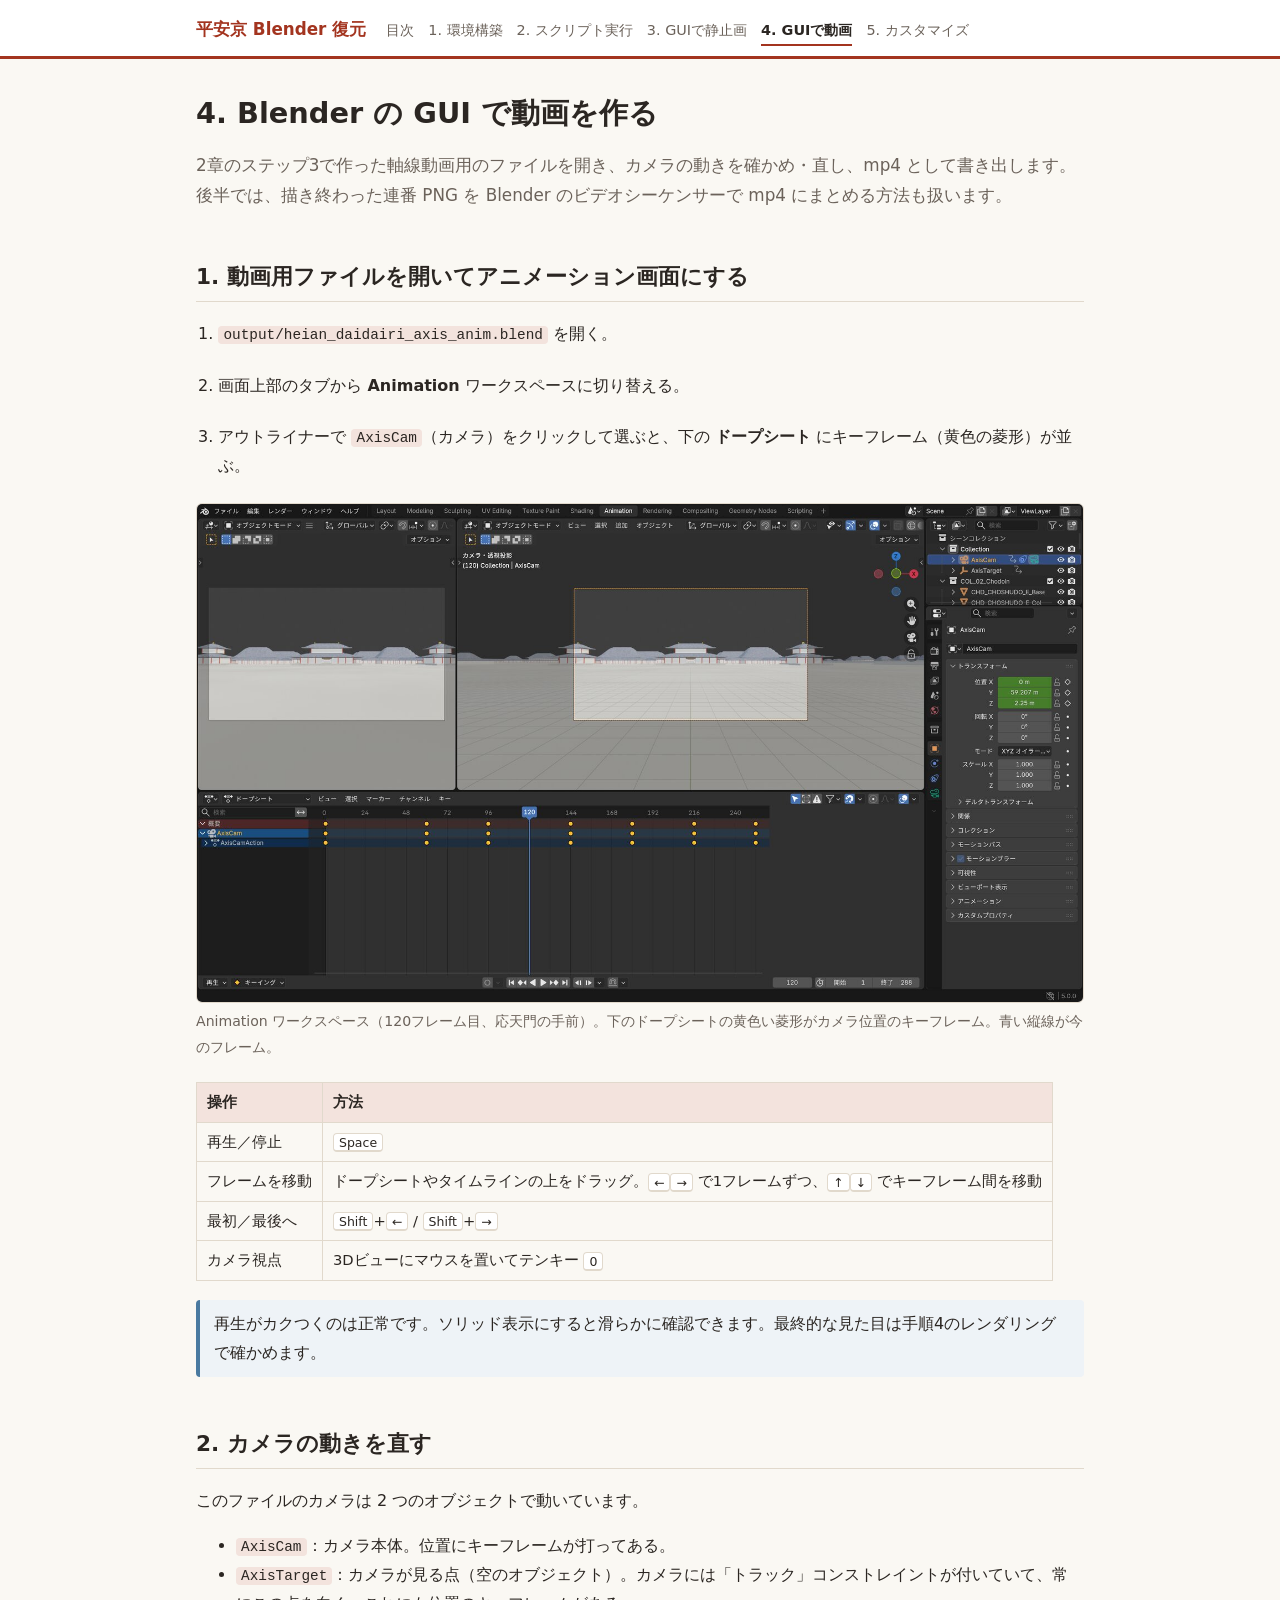
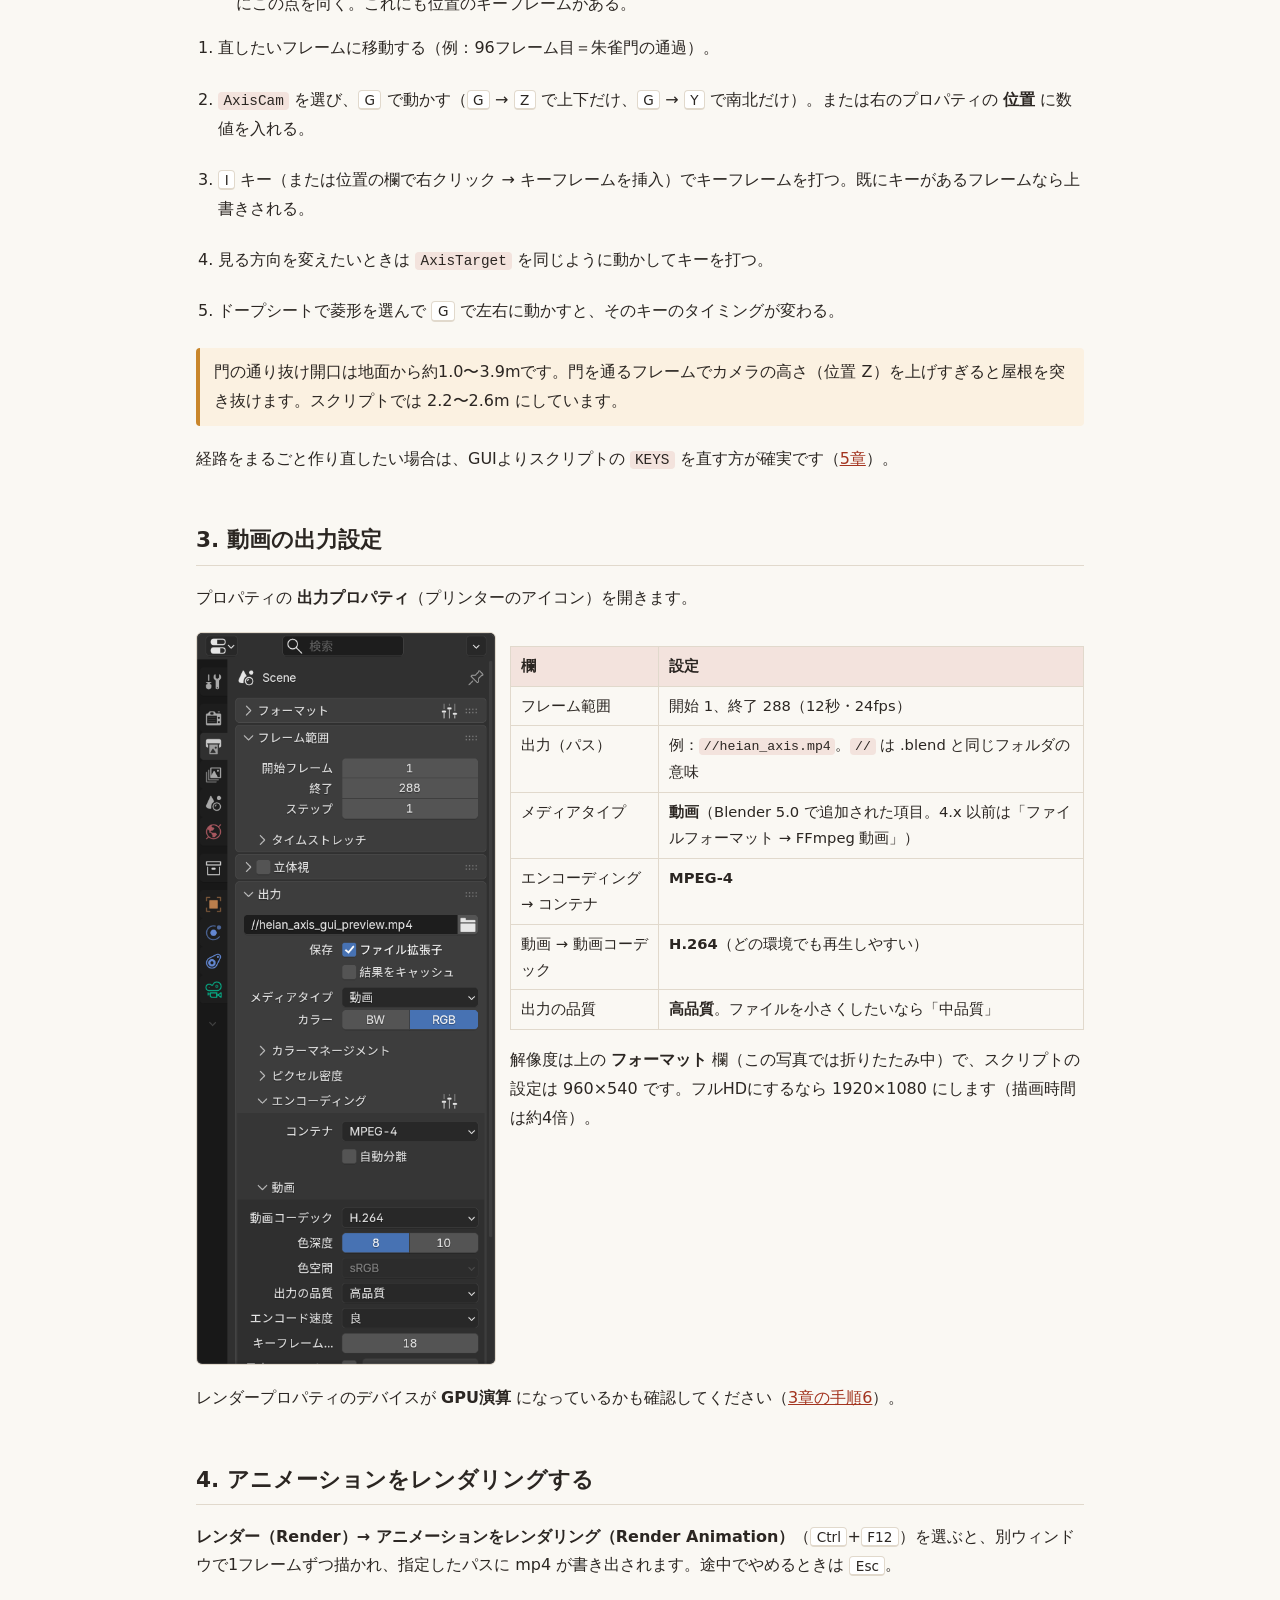
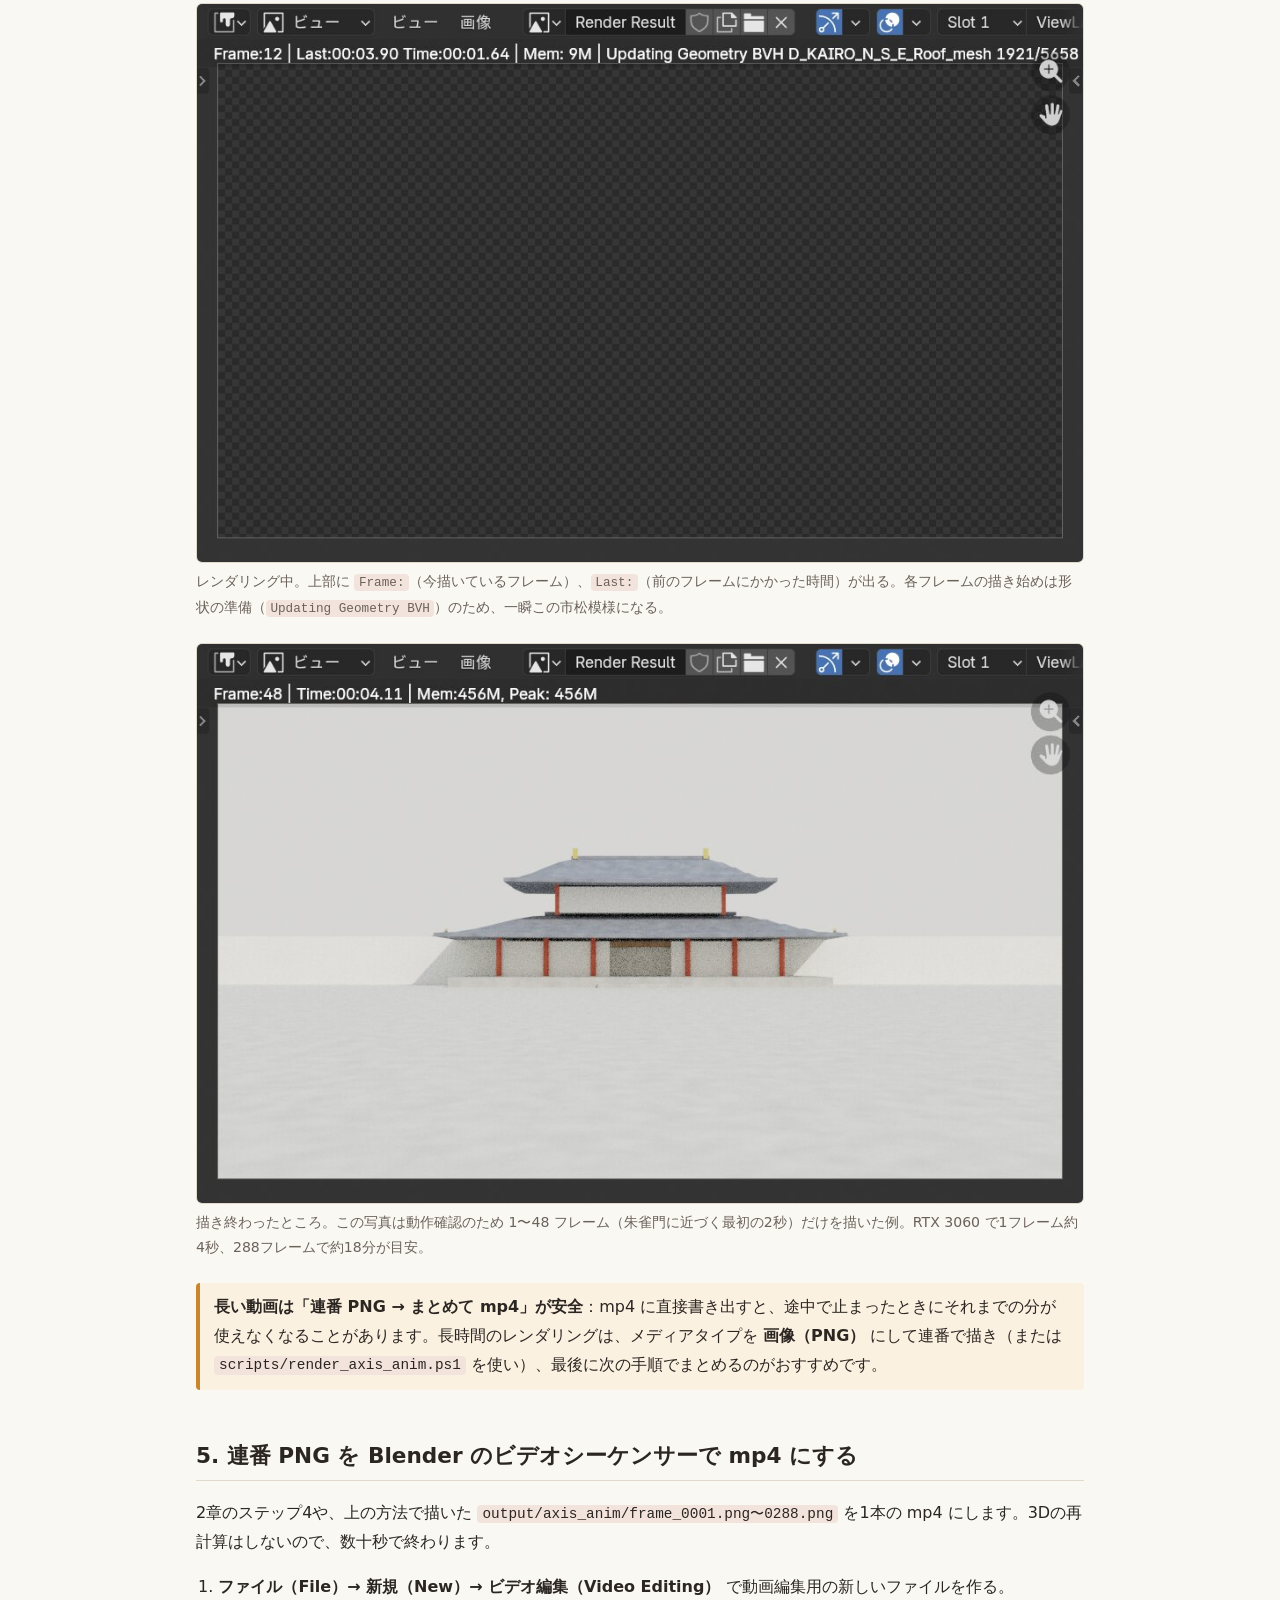
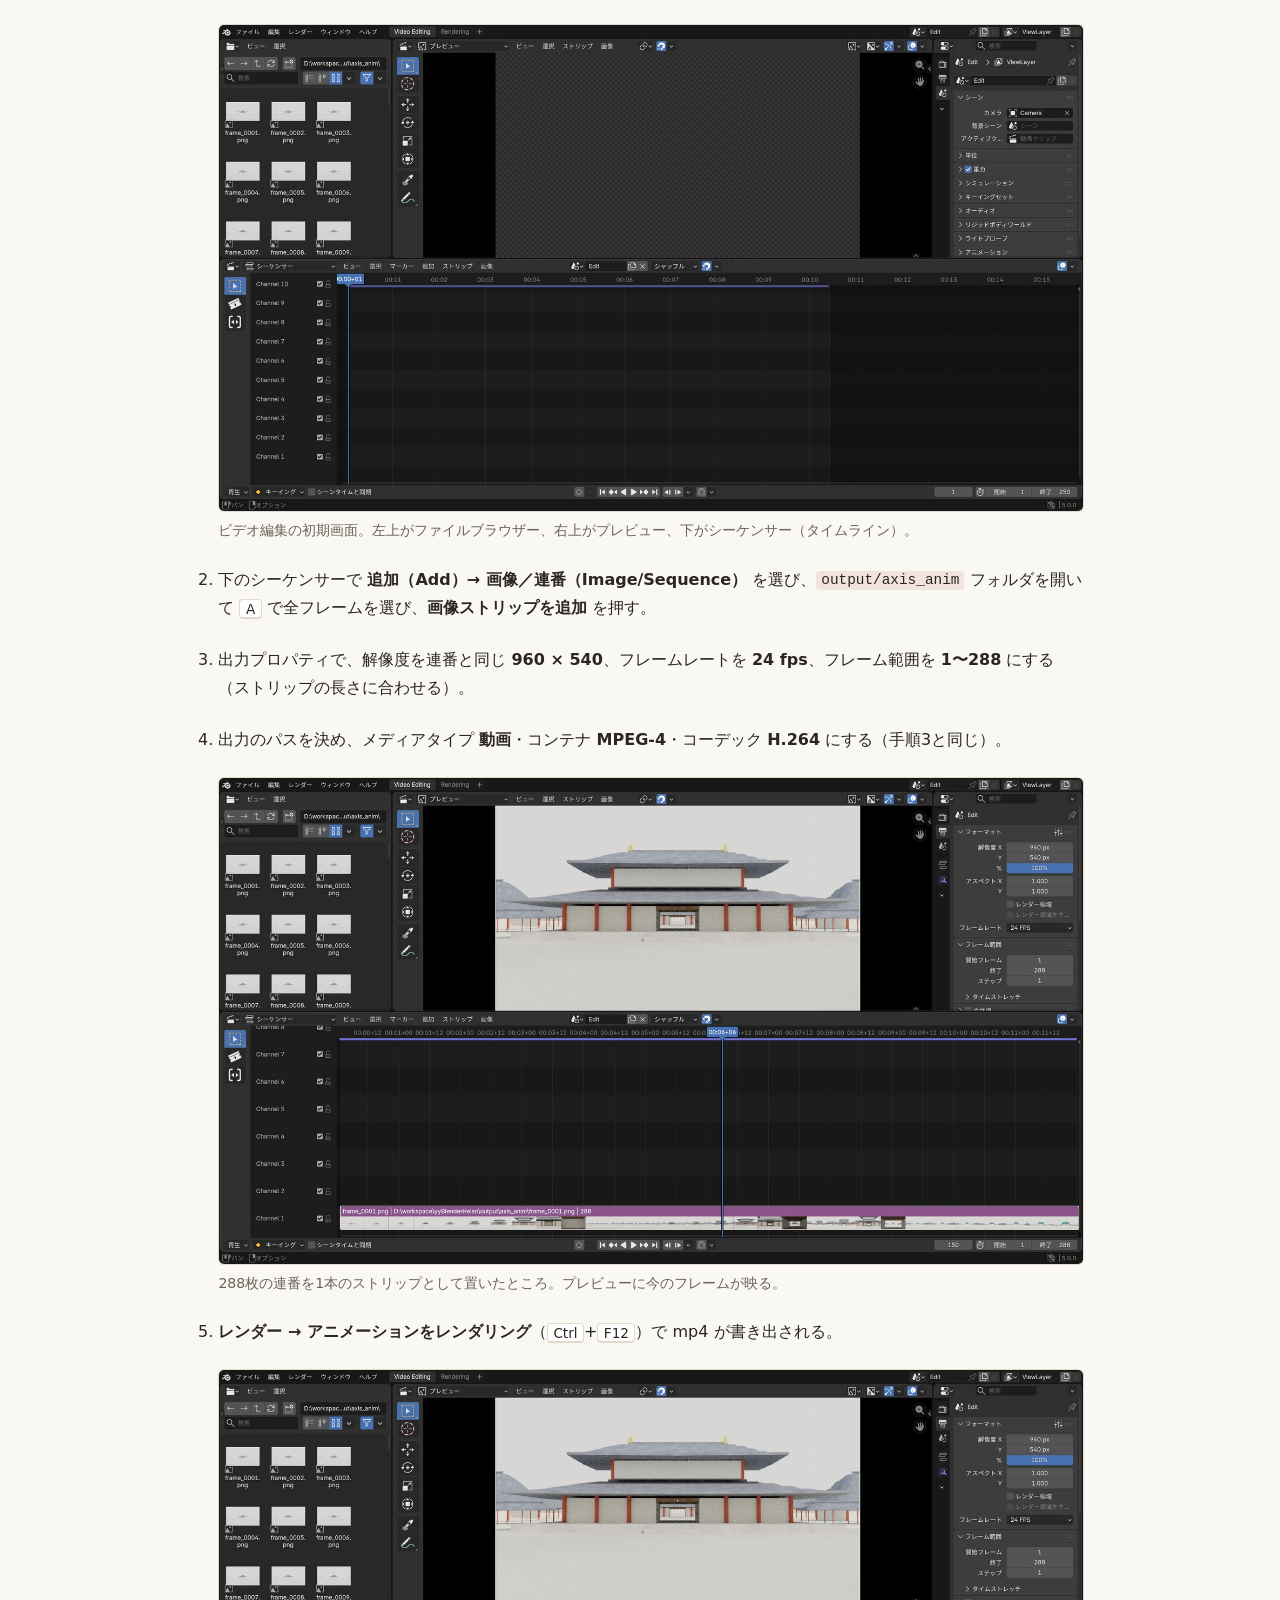
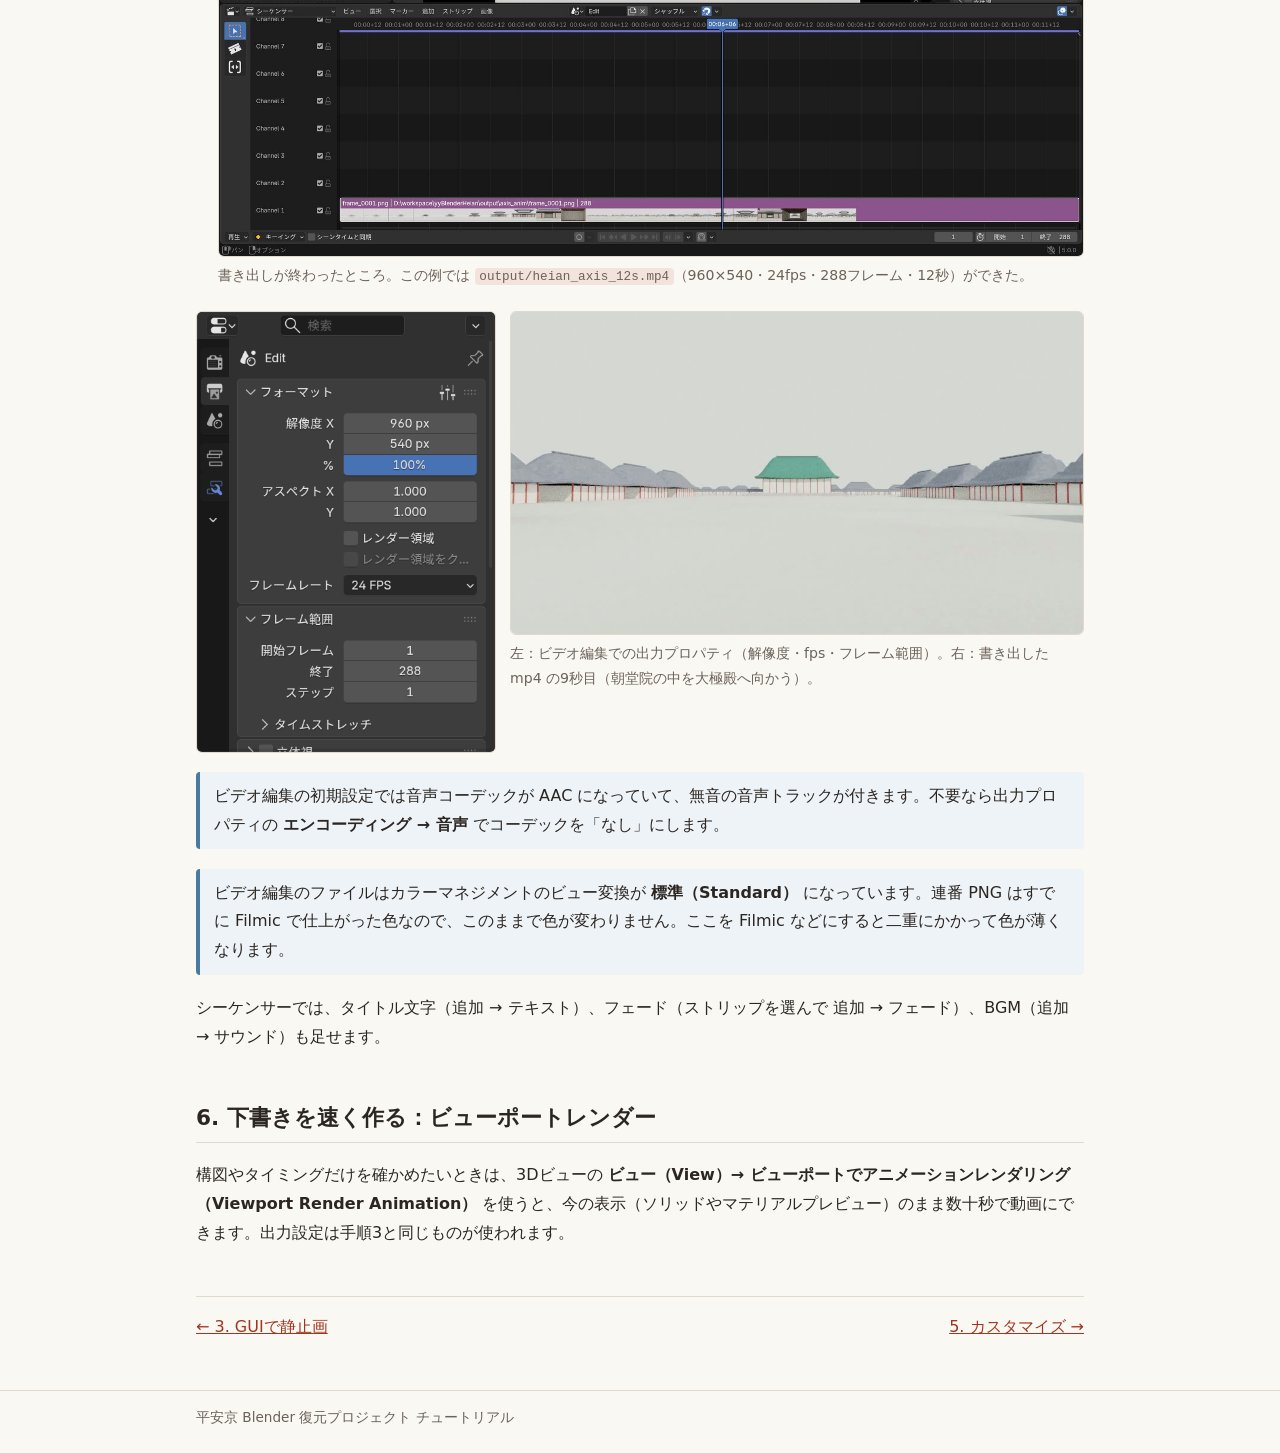
<file: docs/tutorial/04_gui_video.html>
<!doctype html>
<html lang="ja">
<head>
<meta charset="utf-8">
<meta name="viewport" content="width=device-width, initial-scale=1">
<title>GUIで動画 — 平安京Blenderチュートリアル</title>
<link rel="stylesheet" href="style.css">
</head>
<body>
<header class="site"><div class="inner">
  <a class="brand" href="index.html">平安京 Blender 復元</a>
  <nav class="toc">
    <a href="index.html">目次</a>
    <a href="01_setup.html">1. 環境構築</a>
    <a href="02_run_scripts.html">2. スクリプト実行</a>
    <a href="03_gui_still.html">3. GUIで静止画</a>
    <a href="04_gui_video.html" aria-current="page">4. GUIで動画</a>
    <a href="05_customize.html">5. カスタマイズ</a>
  </nav>
</div></header>
<main>
<h1>4. Blender の GUI で動画を作る</h1>
<p class="lead">2章のステップ3で作った軸線動画用のファイルを開き、カメラの動きを確かめ・直し、mp4 として書き出します。後半では、描き終わった連番 PNG を Blender のビデオシーケンサーで mp4 にまとめる方法も扱います。</p>

<h2>1. 動画用ファイルを開いてアニメーション画面にする</h2>
<ol class="steps">
  <li><code>output/heian_daidairi_axis_anim.blend</code> を開く。</li>
  <li>画面上部のタブから <b>Animation</b> ワークスペースに切り替える。</li>
  <li>アウトライナーで <code>AxisCam</code>（カメラ）をクリックして選ぶと、下の <b>ドープシート</b> にキーフレーム（黄色の菱形）が並ぶ。</li>
</ol>
<figure>
  <img src="img/v01_animation_ws.jpg" alt="Animation ワークスペース。上にカメラ視点、下のドープシートに AxisCam のキーフレームが並ぶ" loading="lazy">
  <figcaption>Animation ワークスペース（120フレーム目、応天門の手前）。下のドープシートの黄色い菱形がカメラ位置のキーフレーム。青い縦線が今のフレーム。</figcaption>
</figure>
<table>
  <tr><th>操作</th><th>方法</th></tr>
  <tr><td>再生／停止</td><td><kbd>Space</kbd></td></tr>
  <tr><td>フレームを移動</td><td>ドープシートやタイムラインの上をドラッグ。<kbd>←</kbd><kbd>→</kbd> で1フレームずつ、<kbd>↑</kbd><kbd>↓</kbd> でキーフレーム間を移動</td></tr>
  <tr><td>最初／最後へ</td><td><kbd>Shift</kbd>+<kbd>←</kbd> / <kbd>Shift</kbd>+<kbd>→</kbd></td></tr>
  <tr><td>カメラ視点</td><td>3Dビューにマウスを置いてテンキー <kbd>0</kbd></td></tr>
</table>
<div class="note">
<p>再生がカクつくのは正常です。ソリッド表示にすると滑らかに確認できます。最終的な見た目は手順4のレンダリングで確かめます。</p>
</div>

<h2>2. カメラの動きを直す</h2>
<p>このファイルのカメラは 2 つのオブジェクトで動いています。</p>
<ul>
  <li><code>AxisCam</code>：カメラ本体。位置にキーフレームが打ってある。</li>
  <li><code>AxisTarget</code>：カメラが見る点（空のオブジェクト）。カメラには「トラック」コンストレイントが付いていて、常にこの点を向く。これにも位置のキーフレームがある。</li>
</ul>
<ol class="steps">
  <li>直したいフレームに移動する（例：96フレーム目＝朱雀門の通過）。</li>
  <li><code>AxisCam</code> を選び、<kbd>G</kbd> で動かす（<kbd>G</kbd> → <kbd>Z</kbd> で上下だけ、<kbd>G</kbd> → <kbd>Y</kbd> で南北だけ）。または右のプロパティの <b>位置</b> に数値を入れる。</li>
  <li><kbd>I</kbd> キー（または位置の欄で右クリック → キーフレームを挿入）でキーフレームを打つ。既にキーがあるフレームなら上書きされる。</li>
  <li>見る方向を変えたいときは <code>AxisTarget</code> を同じように動かしてキーを打つ。</li>
  <li>ドープシートで菱形を選んで <kbd>G</kbd> で左右に動かすと、そのキーのタイミングが変わる。</li>
</ol>
<div class="warn">
<p>門の通り抜け開口は地面から約1.0〜3.9mです。門を通るフレームでカメラの高さ（位置 Z）を上げすぎると屋根を突き抜けます。スクリプトでは 2.2〜2.6m にしています。</p>
</div>
<p>経路をまるごと作り直したい場合は、GUIよりスクリプトの <code>KEYS</code> を直す方が確実です（<a href="05_customize.html#camera">5章</a>）。</p>

<h2>3. 動画の出力設定</h2>
<p>プロパティの <b>出力プロパティ</b>（プリンターのアイコン）を開きます。</p>
<div class="cards" style="grid-template-columns: minmax(0, 300px) 1fr;">
  <figure style="margin:0"><img src="img/v02_output_video.png" alt="出力プロパティ。メディアタイプ 動画、コンテナ MPEG-4、動画コーデック H.264、出力の品質 高品質" loading="lazy"></figure>
  <div>
    <table>
      <tr><th>欄</th><th>設定</th></tr>
      <tr><td>フレーム範囲</td><td>開始 1、終了 288（12秒・24fps）</td></tr>
      <tr><td>出力（パス）</td><td>例：<code>//heian_axis.mp4</code>。<code>//</code> は .blend と同じフォルダの意味</td></tr>
      <tr><td>メディアタイプ</td><td><b>動画</b>（Blender 5.0 で追加された項目。4.x 以前は「ファイルフォーマット → FFmpeg 動画」）</td></tr>
      <tr><td>エンコーディング → コンテナ</td><td><b>MPEG-4</b></td></tr>
      <tr><td>動画 → 動画コーデック</td><td><b>H.264</b>（どの環境でも再生しやすい）</td></tr>
      <tr><td>出力の品質</td><td><b>高品質</b>。ファイルを小さくしたいなら「中品質」</td></tr>
    </table>
    <p>解像度は上の <b>フォーマット</b> 欄（この写真では折りたたみ中）で、スクリプトの設定は 960×540 です。フルHDにするなら 1920×1080 にします（描画時間は約4倍）。</p>
  </div>
</div>
<p>レンダープロパティのデバイスが <b>GPU演算</b> になっているかも確認してください（<a href="03_gui_still.html">3章の手順6</a>）。</p>

<h2>4. アニメーションをレンダリングする</h2>
<p><b>レンダー（Render）→ アニメーションをレンダリング（Render Animation）</b>（<kbd>Ctrl</kbd>+<kbd>F12</kbd>）を選ぶと、別ウィンドウで1フレームずつ描かれ、指定したパスに mp4 が書き出されます。途中でやめるときは <kbd>Esc</kbd>。</p>
<figure>
  <img src="img/v03_render_anim_progress.jpg" alt="アニメーションのレンダリング中のウィンドウ。上部に現在のフレーム番号と経過時間" loading="lazy">
  <figcaption>レンダリング中。上部に <code>Frame:</code>（今描いているフレーム）、<code>Last:</code>（前のフレームにかかった時間）が出る。各フレームの描き始めは形状の準備（<code>Updating Geometry BVH</code>）のため、一瞬この市松模様になる。</figcaption>
</figure>
<figure>
  <img src="img/v04_render_anim_done.jpg" alt="レンダリングが終わったウィンドウ。朱雀門付近のフレームが表示されている" loading="lazy">
  <figcaption>描き終わったところ。この写真は動作確認のため 1〜48 フレーム（朱雀門に近づく最初の2秒）だけを描いた例。RTX 3060 で1フレーム約4秒、288フレームで約18分が目安。</figcaption>
</figure>

<div class="warn">
<p><b>長い動画は「連番 PNG → まとめて mp4」が安全</b>：mp4 に直接書き出すと、途中で止まったときにそれまでの分が使えなくなることがあります。長時間のレンダリングは、メディアタイプを <b>画像（PNG）</b> にして連番で描き（または <code>scripts/render_axis_anim.ps1</code> を使い）、最後に次の手順でまとめるのがおすすめです。</p>
</div>

<h2 id="vse">5. 連番 PNG を Blender のビデオシーケンサーで mp4 にする</h2>
<p>2章のステップ4や、上の方法で描いた <code>output/axis_anim/frame_0001.png〜0288.png</code> を1本の mp4 にします。3Dの再計算はしないので、数十秒で終わります。</p>
<ol class="steps">
  <li><b>ファイル（File）→ 新規（New）→ ビデオ編集（Video Editing）</b> で動画編集用の新しいファイルを作る。
    <figure>
      <img src="img/e01_vse_empty.jpg" alt="ビデオ編集ワークスペースの初期画面" loading="lazy">
      <figcaption>ビデオ編集の初期画面。左上がファイルブラウザー、右上がプレビュー、下がシーケンサー（タイムライン）。</figcaption>
    </figure>
  </li>
  <li>下のシーケンサーで <b>追加（Add）→ 画像／連番（Image/Sequence）</b> を選び、<code>output/axis_anim</code> フォルダを開いて <kbd>A</kbd> で全フレームを選び、<b>画像ストリップを追加</b> を押す。</li>
  <li>出力プロパティで、解像度を連番と同じ <b>960 × 540</b>、フレームレートを <b>24 fps</b>、フレーム範囲を <b>1〜288</b> にする（ストリップの長さに合わせる）。</li>
  <li>出力のパスを決め、メディアタイプ <b>動画</b>・コンテナ <b>MPEG-4</b>・コーデック <b>H.264</b> にする（手順3と同じ）。
    <figure>
      <img src="img/e02_vse_strip.jpg" alt="シーケンサーに連番の画像ストリップを1本置いた画面。プレビューに朱雀門付近のフレーム" loading="lazy">
      <figcaption>288枚の連番を1本のストリップとして置いたところ。プレビューに今のフレームが映る。</figcaption>
    </figure>
  </li>
  <li><b>レンダー → アニメーションをレンダリング</b>（<kbd>Ctrl</kbd>+<kbd>F12</kbd>）で mp4 が書き出される。
    <figure>
      <img src="img/e03_vse_done.jpg" alt="書き出し完了後のビデオ編集画面" loading="lazy">
      <figcaption>書き出しが終わったところ。この例では <code>output/heian_axis_12s.mp4</code>（960×540・24fps・288フレーム・12秒）ができた。</figcaption>
    </figure>
  </li>
</ol>
<div class="cards" style="grid-template-columns: minmax(0, 300px) 1fr;">
  <figure style="margin:0"><img src="img/e02b_vse_output.png" alt="ビデオ編集の出力プロパティ。解像度 960x540、24fps、フレーム範囲 1〜288" loading="lazy"></figure>
  <figure style="margin:0"><img src="img/mp4_frame_9s.jpg" alt="書き出した mp4 の9秒目。朝堂院の間を大極殿へ進む" loading="lazy">
    <figcaption>左：ビデオ編集での出力プロパティ（解像度・fps・フレーム範囲）。右：書き出した mp4 の9秒目（朝堂院の中を大極殿へ向かう）。</figcaption></figure>
</div>
<div class="note">
<p>ビデオ編集の初期設定では音声コーデックが AAC になっていて、無音の音声トラックが付きます。不要なら出力プロパティの <b>エンコーディング → 音声</b> でコーデックを「なし」にします。</p>
</div>
<div class="note">
<p>ビデオ編集のファイルはカラーマネジメントのビュー変換が <b>標準（Standard）</b> になっています。連番 PNG はすでに Filmic で仕上がった色なので、このままで色が変わりません。ここを Filmic などにすると二重にかかって色が薄くなります。</p>
</div>
<p>シーケンサーでは、タイトル文字（追加 → テキスト）、フェード（ストリップを選んで 追加 → フェード）、BGM（追加 → サウンド）も足せます。</p>

<h2>6. 下書きを速く作る：ビューポートレンダー</h2>
<p>構図やタイミングだけを確かめたいときは、3Dビューの <b>ビュー（View）→ ビューポートでアニメーションレンダリング（Viewport Render Animation）</b> を使うと、今の表示（ソリッドやマテリアルプレビュー）のまま数十秒で動画にできます。出力設定は手順3と同じものが使われます。</p>

<div class="pager">
  <a href="03_gui_still.html">← 3. GUIで静止画</a>
  <a href="05_customize.html">5. カスタマイズ →</a>
</div>
</main>
<footer><div class="inner">平安京 Blender 復元プロジェクト チュートリアル</div></footer>
</body>
</html>
</file>
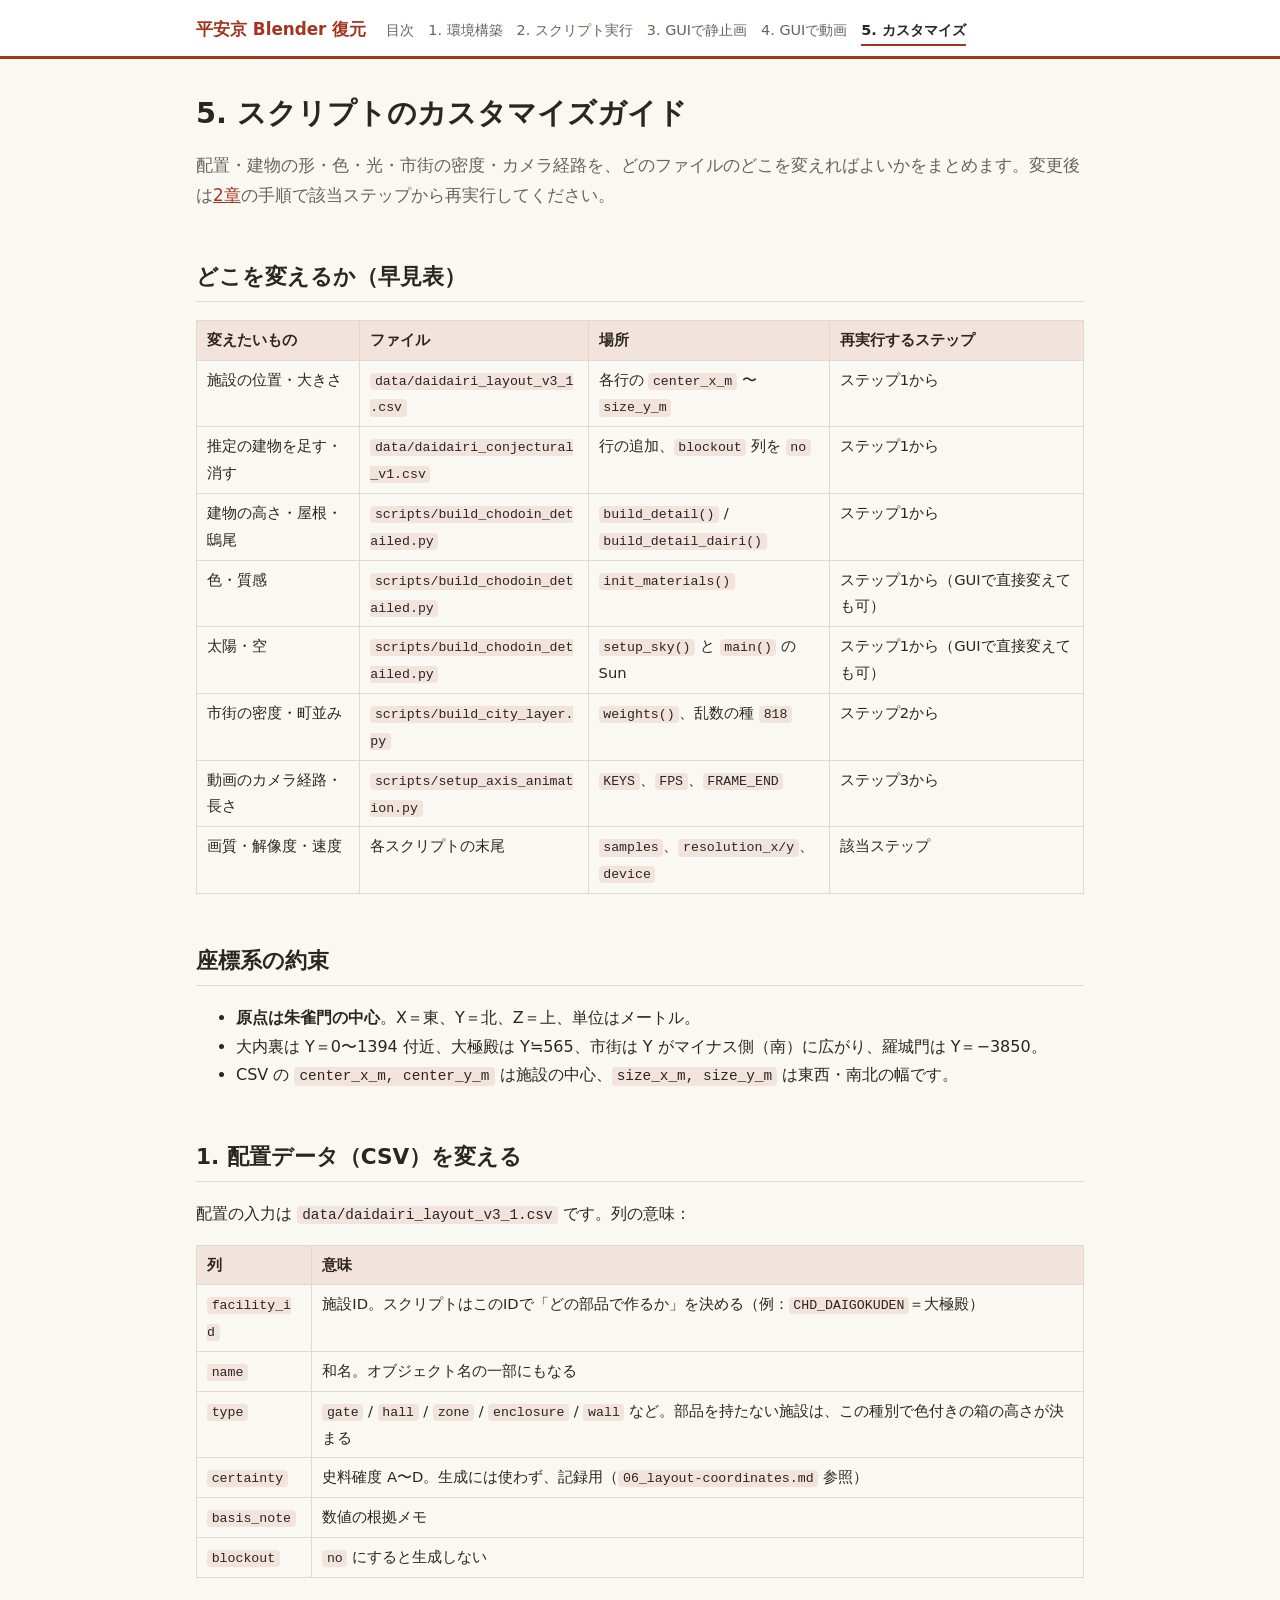
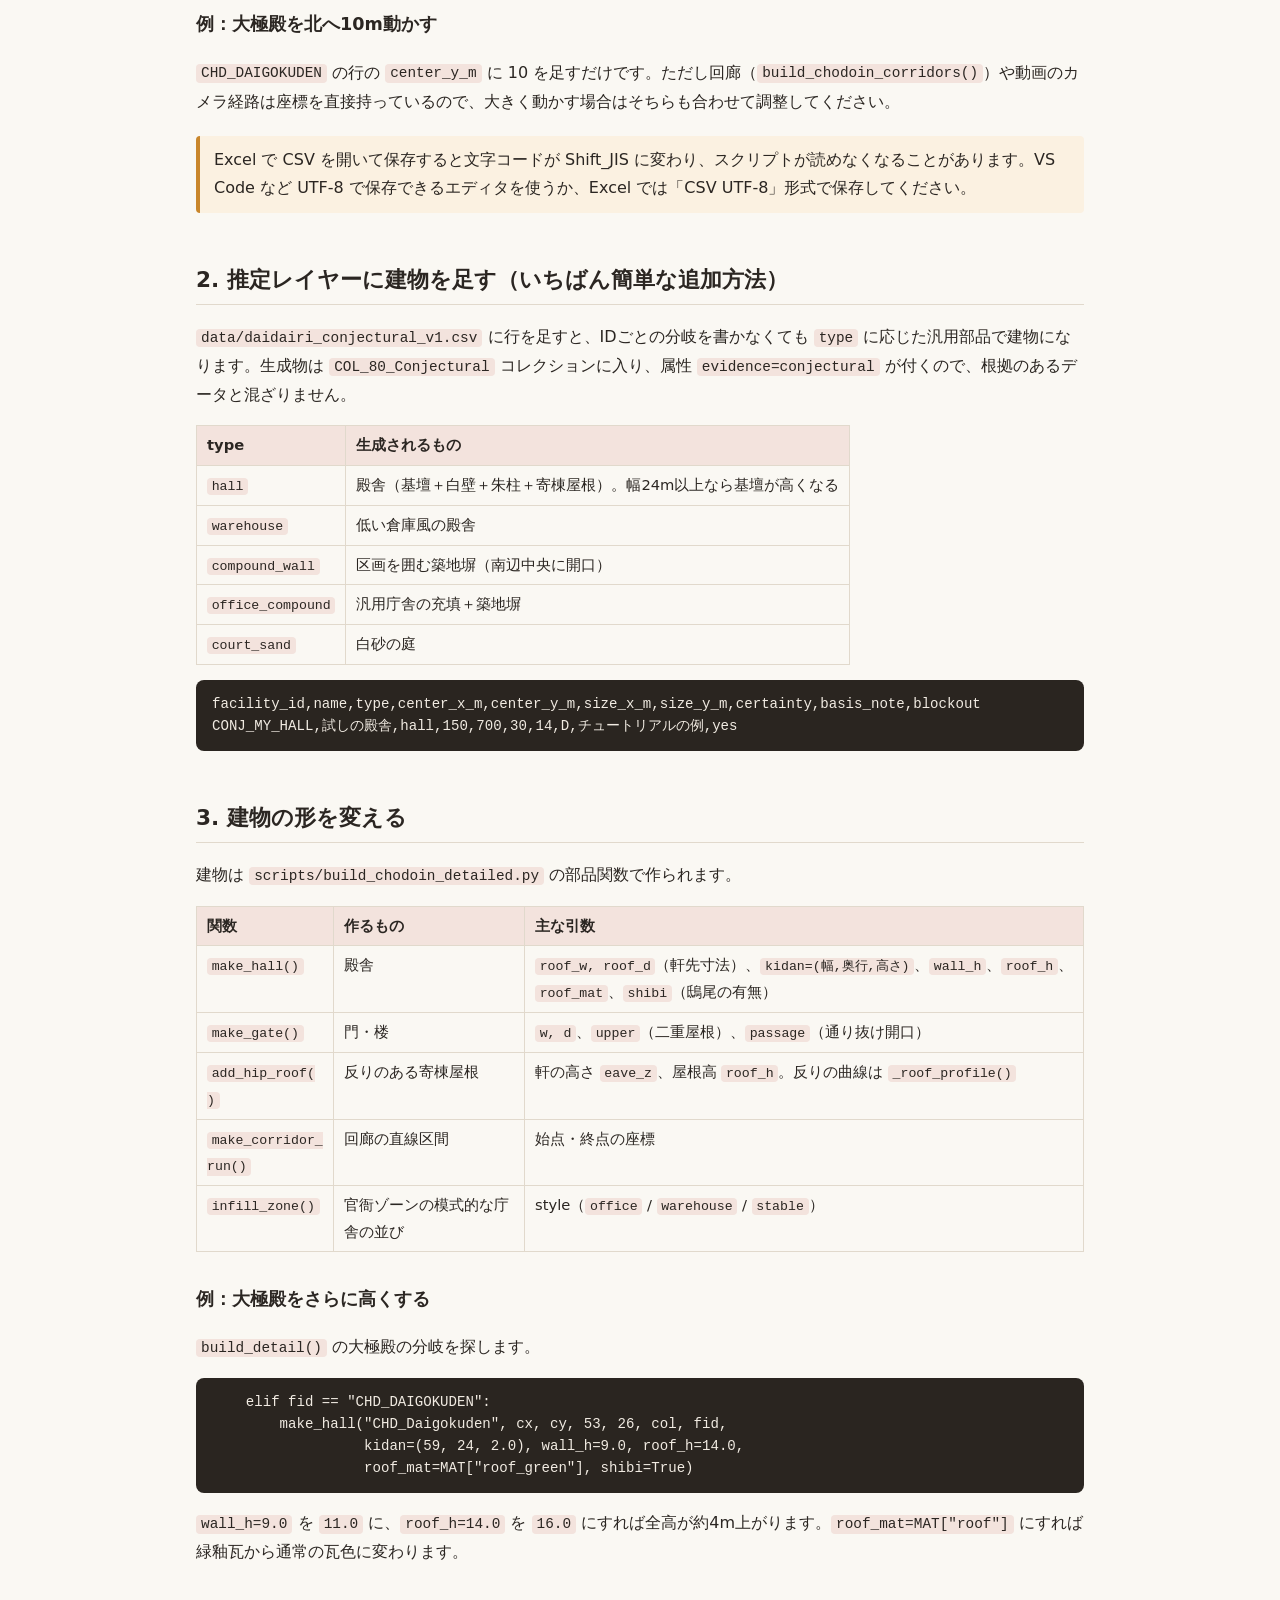
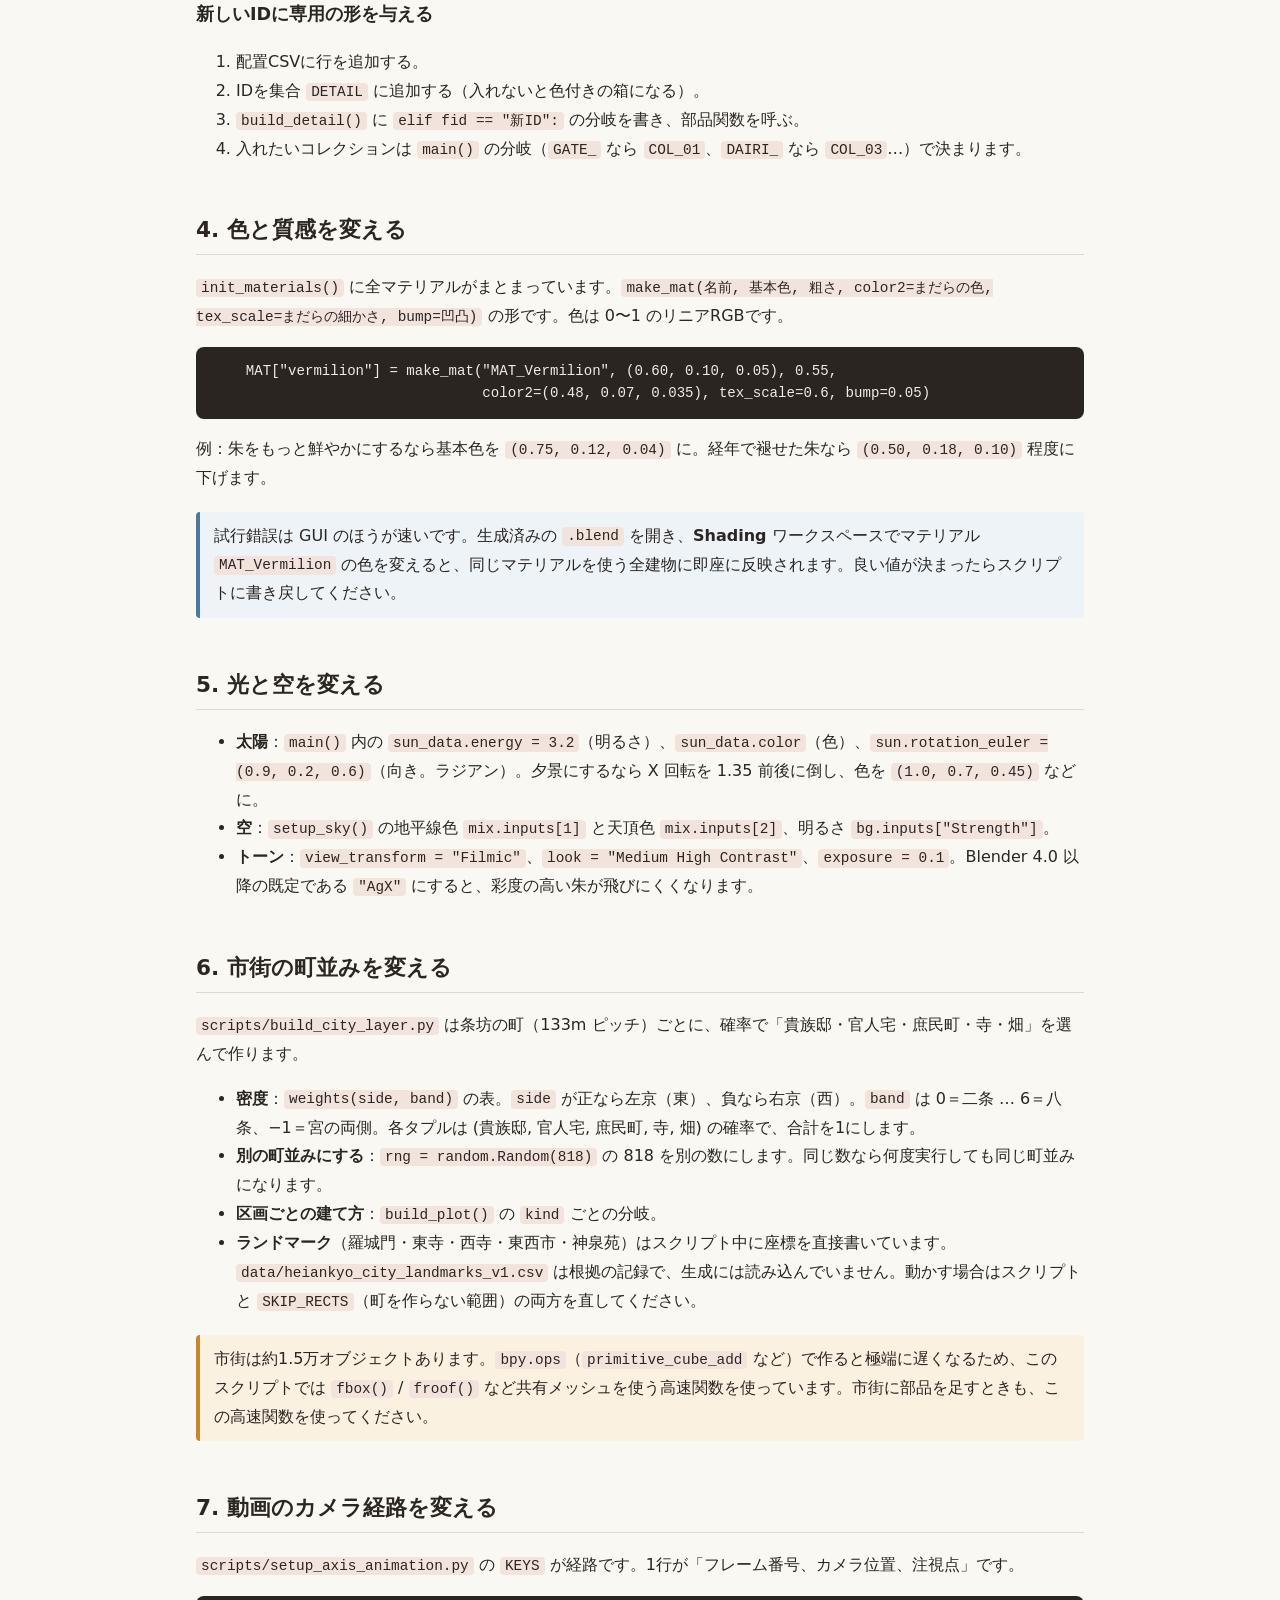
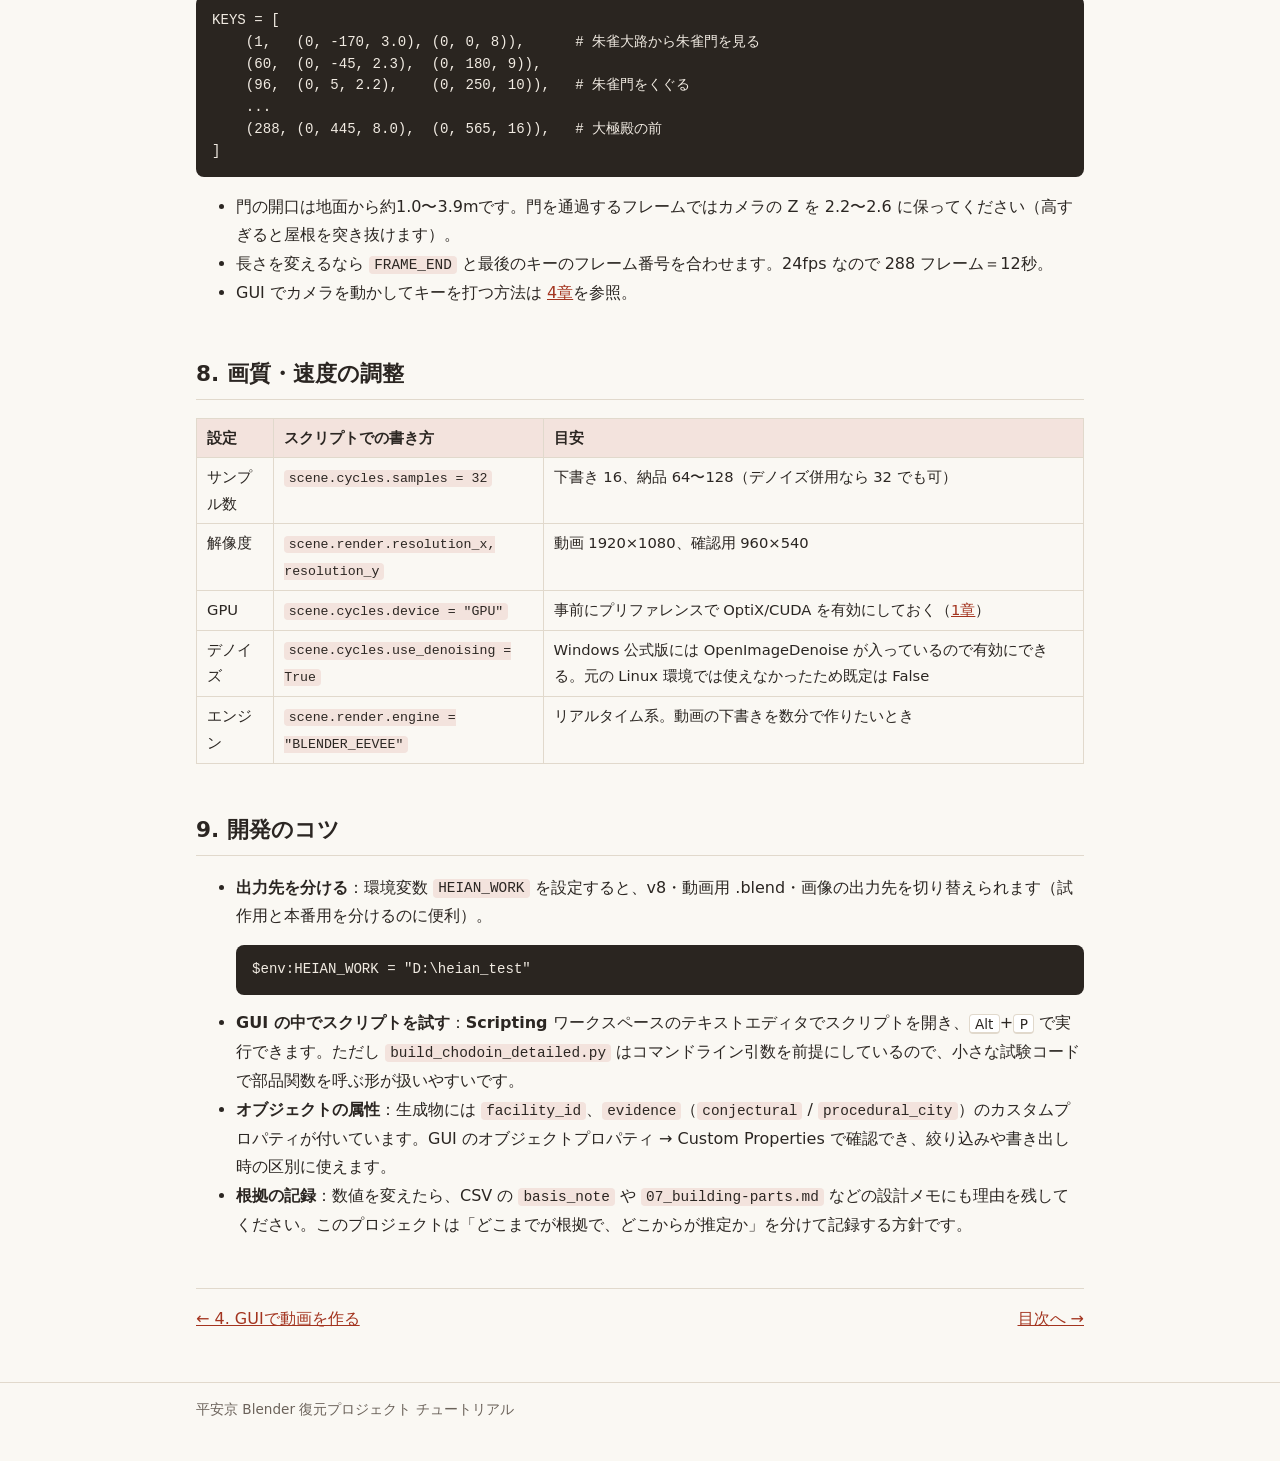
<file: docs/tutorial/05_customize.html>
<!doctype html>
<html lang="ja">
<head>
<meta charset="utf-8">
<meta name="viewport" content="width=device-width, initial-scale=1">
<title>カスタマイズガイド — 平安京Blenderチュートリアル</title>
<link rel="stylesheet" href="style.css">
</head>
<body>
<header class="site"><div class="inner">
  <a class="brand" href="index.html">平安京 Blender 復元</a>
  <nav class="toc">
    <a href="index.html">目次</a>
    <a href="01_setup.html">1. 環境構築</a>
    <a href="02_run_scripts.html">2. スクリプト実行</a>
    <a href="03_gui_still.html">3. GUIで静止画</a>
    <a href="04_gui_video.html">4. GUIで動画</a>
    <a href="05_customize.html" aria-current="page">5. カスタマイズ</a>
  </nav>
</div></header>
<main>
<h1>5. スクリプトのカスタマイズガイド</h1>
<p class="lead">配置・建物の形・色・光・市街の密度・カメラ経路を、どのファイルのどこを変えればよいかをまとめます。変更後は<a href="02_run_scripts.html">2章</a>の手順で該当ステップから再実行してください。</p>

<h2>どこを変えるか（早見表）</h2>
<table>
  <tr><th>変えたいもの</th><th>ファイル</th><th>場所</th><th>再実行するステップ</th></tr>
  <tr><td>施設の位置・大きさ</td><td><code>data/daidairi_layout_v3_1.csv</code></td><td>各行の <code>center_x_m</code> 〜 <code>size_y_m</code></td><td>ステップ1から</td></tr>
  <tr><td>推定の建物を足す・消す</td><td><code>data/daidairi_conjectural_v1.csv</code></td><td>行の追加、<code>blockout</code> 列を <code>no</code></td><td>ステップ1から</td></tr>
  <tr><td>建物の高さ・屋根・鴟尾</td><td><code>scripts/build_chodoin_detailed.py</code></td><td><code>build_detail()</code> / <code>build_detail_dairi()</code></td><td>ステップ1から</td></tr>
  <tr><td>色・質感</td><td><code>scripts/build_chodoin_detailed.py</code></td><td><code>init_materials()</code></td><td>ステップ1から（GUIで直接変えても可）</td></tr>
  <tr><td>太陽・空</td><td><code>scripts/build_chodoin_detailed.py</code></td><td><code>setup_sky()</code> と <code>main()</code> の Sun</td><td>ステップ1から（GUIで直接変えても可）</td></tr>
  <tr><td>市街の密度・町並み</td><td><code>scripts/build_city_layer.py</code></td><td><code>weights()</code>、乱数の種 <code>818</code></td><td>ステップ2から</td></tr>
  <tr><td>動画のカメラ経路・長さ</td><td><code>scripts/setup_axis_animation.py</code></td><td><code>KEYS</code>、<code>FPS</code>、<code>FRAME_END</code></td><td>ステップ3から</td></tr>
  <tr><td>画質・解像度・速度</td><td>各スクリプトの末尾</td><td><code>samples</code>、<code>resolution_x/y</code>、<code>device</code></td><td>該当ステップ</td></tr>
</table>

<h2>座標系の約束</h2>
<ul>
  <li><b>原点は朱雀門の中心</b>。X＝東、Y＝北、Z＝上、単位はメートル。</li>
  <li>大内裏は Y＝0〜1394 付近、大極殿は Y≒565、市街は Y がマイナス側（南）に広がり、羅城門は Y＝−3850。</li>
  <li>CSV の <code>center_x_m, center_y_m</code> は施設の中心、<code>size_x_m, size_y_m</code> は東西・南北の幅です。</li>
</ul>

<h2>1. 配置データ（CSV）を変える</h2>
<p>配置の入力は <code>data/daidairi_layout_v3_1.csv</code> です。列の意味：</p>
<table>
  <tr><th>列</th><th>意味</th></tr>
  <tr><td><code>facility_id</code></td><td>施設ID。スクリプトはこのIDで「どの部品で作るか」を決める（例：<code>CHD_DAIGOKUDEN</code>＝大極殿）</td></tr>
  <tr><td><code>name</code></td><td>和名。オブジェクト名の一部にもなる</td></tr>
  <tr><td><code>type</code></td><td><code>gate</code> / <code>hall</code> / <code>zone</code> / <code>enclosure</code> / <code>wall</code> など。部品を持たない施設は、この種別で色付きの箱の高さが決まる</td></tr>
  <tr><td><code>certainty</code></td><td>史料確度 A〜D。生成には使わず、記録用（<code>06_layout-coordinates.md</code> 参照）</td></tr>
  <tr><td><code>basis_note</code></td><td>数値の根拠メモ</td></tr>
  <tr><td><code>blockout</code></td><td><code>no</code> にすると生成しない</td></tr>
</table>
<h3>例：大極殿を北へ10m動かす</h3>
<p><code>CHD_DAIGOKUDEN</code> の行の <code>center_y_m</code> に 10 を足すだけです。ただし回廊（<code>build_chodoin_corridors()</code>）や動画のカメラ経路は座標を直接持っているので、大きく動かす場合はそちらも合わせて調整してください。</p>

<div class="warn">
<p>Excel で CSV を開いて保存すると文字コードが Shift_JIS に変わり、スクリプトが読めなくなることがあります。VS Code など UTF-8 で保存できるエディタを使うか、Excel では「CSV UTF-8」形式で保存してください。</p>
</div>

<h2>2. 推定レイヤーに建物を足す（いちばん簡単な追加方法）</h2>
<p><code>data/daidairi_conjectural_v1.csv</code> に行を足すと、IDごとの分岐を書かなくても <code>type</code> に応じた汎用部品で建物になります。生成物は <code>COL_80_Conjectural</code> コレクションに入り、属性 <code>evidence=conjectural</code> が付くので、根拠のあるデータと混ざりません。</p>
<table>
  <tr><th>type</th><th>生成されるもの</th></tr>
  <tr><td><code>hall</code></td><td>殿舎（基壇＋白壁＋朱柱＋寄棟屋根）。幅24m以上なら基壇が高くなる</td></tr>
  <tr><td><code>warehouse</code></td><td>低い倉庫風の殿舎</td></tr>
  <tr><td><code>compound_wall</code></td><td>区画を囲む築地塀（南辺中央に開口）</td></tr>
  <tr><td><code>office_compound</code></td><td>汎用庁舎の充填＋築地塀</td></tr>
  <tr><td><code>court_sand</code></td><td>白砂の庭</td></tr>
</table>
<pre><code>facility_id,name,type,center_x_m,center_y_m,size_x_m,size_y_m,certainty,basis_note,blockout
CONJ_MY_HALL,試しの殿舎,hall,150,700,30,14,D,チュートリアルの例,yes</code></pre>

<h2>3. 建物の形を変える</h2>
<p>建物は <code>scripts/build_chodoin_detailed.py</code> の部品関数で作られます。</p>
<table>
  <tr><th>関数</th><th>作るもの</th><th>主な引数</th></tr>
  <tr><td><code>make_hall()</code></td><td>殿舎</td><td><code>roof_w, roof_d</code>（軒先寸法）、<code>kidan=(幅,奥行,高さ)</code>、<code>wall_h</code>、<code>roof_h</code>、<code>roof_mat</code>、<code>shibi</code>（鴟尾の有無）</td></tr>
  <tr><td><code>make_gate()</code></td><td>門・楼</td><td><code>w, d</code>、<code>upper</code>（二重屋根）、<code>passage</code>（通り抜け開口）</td></tr>
  <tr><td><code>add_hip_roof()</code></td><td>反りのある寄棟屋根</td><td>軒の高さ <code>eave_z</code>、屋根高 <code>roof_h</code>。反りの曲線は <code>_roof_profile()</code></td></tr>
  <tr><td><code>make_corridor_run()</code></td><td>回廊の直線区間</td><td>始点・終点の座標</td></tr>
  <tr><td><code>infill_zone()</code></td><td>官衙ゾーンの模式的な庁舎の並び</td><td>style（<code>office</code> / <code>warehouse</code> / <code>stable</code>）</td></tr>
</table>
<h3>例：大極殿をさらに高くする</h3>
<p><code>build_detail()</code> の大極殿の分岐を探します。</p>
<pre><code>    elif fid == "CHD_DAIGOKUDEN":
        make_hall("CHD_Daigokuden", cx, cy, 53, 26, col, fid,
                  kidan=(59, 24, 2.0), wall_h=9.0, roof_h=14.0,
                  roof_mat=MAT["roof_green"], shibi=True)</code></pre>
<p><code>wall_h=9.0</code> を <code>11.0</code> に、<code>roof_h=14.0</code> を <code>16.0</code> にすれば全高が約4m上がります。<code>roof_mat=MAT["roof"]</code> にすれば緑釉瓦から通常の瓦色に変わります。</p>
<h3>新しいIDに専用の形を与える</h3>
<ol>
  <li>配置CSVに行を追加する。</li>
  <li>IDを集合 <code>DETAIL</code> に追加する（入れないと色付きの箱になる）。</li>
  <li><code>build_detail()</code> に <code>elif fid == "新ID":</code> の分岐を書き、部品関数を呼ぶ。</li>
  <li>入れたいコレクションは <code>main()</code> の分岐（<code>GATE_</code> なら <code>COL_01</code>、<code>DAIRI_</code> なら <code>COL_03</code>…）で決まります。</li>
</ol>

<h2>4. 色と質感を変える</h2>
<p><code>init_materials()</code> に全マテリアルがまとまっています。<code>make_mat(名前, 基本色, 粗さ, color2=まだらの色, tex_scale=まだらの細かさ, bump=凹凸)</code> の形です。色は 0〜1 のリニアRGBです。</p>
<pre><code>    MAT["vermilion"] = make_mat("MAT_Vermilion", (0.60, 0.10, 0.05), 0.55,
                                color2=(0.48, 0.07, 0.035), tex_scale=0.6, bump=0.05)</code></pre>
<p>例：朱をもっと鮮やかにするなら基本色を <code>(0.75, 0.12, 0.04)</code> に。経年で褪せた朱なら <code>(0.50, 0.18, 0.10)</code> 程度に下げます。</p>
<div class="note">
<p>試行錯誤は GUI のほうが速いです。生成済みの <code>.blend</code> を開き、<b>Shading</b> ワークスペースでマテリアル <code>MAT_Vermilion</code> の色を変えると、同じマテリアルを使う全建物に即座に反映されます。良い値が決まったらスクリプトに書き戻してください。</p>
</div>

<h2>5. 光と空を変える</h2>
<ul>
  <li><b>太陽</b>：<code>main()</code> 内の <code>sun_data.energy = 3.2</code>（明るさ）、<code>sun_data.color</code>（色）、<code>sun.rotation_euler = (0.9, 0.2, 0.6)</code>（向き。ラジアン）。夕景にするなら X 回転を 1.35 前後に倒し、色を <code>(1.0, 0.7, 0.45)</code> などに。</li>
  <li><b>空</b>：<code>setup_sky()</code> の地平線色 <code>mix.inputs[1]</code> と天頂色 <code>mix.inputs[2]</code>、明るさ <code>bg.inputs["Strength"]</code>。</li>
  <li><b>トーン</b>：<code>view_transform = "Filmic"</code>、<code>look = "Medium High Contrast"</code>、<code>exposure = 0.1</code>。Blender 4.0 以降の既定である <code>"AgX"</code> にすると、彩度の高い朱が飛びにくくなります。</li>
</ul>

<h2>6. 市街の町並みを変える</h2>
<p><code>scripts/build_city_layer.py</code> は条坊の町（133m ピッチ）ごとに、確率で「貴族邸・官人宅・庶民町・寺・畑」を選んで作ります。</p>
<ul>
  <li><b>密度</b>：<code>weights(side, band)</code> の表。<code>side</code> が正なら左京（東）、負なら右京（西）。<code>band</code> は 0＝二条 … 6＝八条、−1＝宮の両側。各タプルは (貴族邸, 官人宅, 庶民町, 寺, 畑) の確率で、合計を1にします。</li>
  <li><b>別の町並みにする</b>：<code>rng = random.Random(818)</code> の 818 を別の数にします。同じ数なら何度実行しても同じ町並みになります。</li>
  <li><b>区画ごとの建て方</b>：<code>build_plot()</code> の <code>kind</code> ごとの分岐。</li>
  <li><b>ランドマーク</b>（羅城門・東寺・西寺・東西市・神泉苑）はスクリプト中に座標を直接書いています。<code>data/heiankyo_city_landmarks_v1.csv</code> は根拠の記録で、生成には読み込んでいません。動かす場合はスクリプトと <code>SKIP_RECTS</code>（町を作らない範囲）の両方を直してください。</li>
</ul>
<div class="warn">
<p>市街は約1.5万オブジェクトあります。<code>bpy.ops</code>（<code>primitive_cube_add</code> など）で作ると極端に遅くなるため、このスクリプトでは <code>fbox()</code> / <code>froof()</code> など共有メッシュを使う高速関数を使っています。市街に部品を足すときも、この高速関数を使ってください。</p>
</div>

<h2 id="camera">7. 動画のカメラ経路を変える</h2>
<p><code>scripts/setup_axis_animation.py</code> の <code>KEYS</code> が経路です。1行が「フレーム番号、カメラ位置、注視点」です。</p>
<pre><code>KEYS = [
    (1,   (0, -170, 3.0), (0, 0, 8)),      # 朱雀大路から朱雀門を見る
    (60,  (0, -45, 2.3),  (0, 180, 9)),
    (96,  (0, 5, 2.2),    (0, 250, 10)),   # 朱雀門をくぐる
    ...
    (288, (0, 445, 8.0),  (0, 565, 16)),   # 大極殿の前
]</code></pre>
<ul>
  <li>門の開口は地面から約1.0〜3.9mです。門を通過するフレームではカメラの Z を 2.2〜2.6 に保ってください（高すぎると屋根を突き抜けます）。</li>
  <li>長さを変えるなら <code>FRAME_END</code> と最後のキーのフレーム番号を合わせます。24fps なので 288 フレーム＝12秒。</li>
  <li>GUI でカメラを動かしてキーを打つ方法は <a href="04_gui_video.html">4章</a>を参照。</li>
</ul>

<h2>8. 画質・速度の調整</h2>
<table>
  <tr><th>設定</th><th>スクリプトでの書き方</th><th>目安</th></tr>
  <tr><td>サンプル数</td><td><code>scene.cycles.samples = 32</code></td><td>下書き 16、納品 64〜128（デノイズ併用なら 32 でも可）</td></tr>
  <tr><td>解像度</td><td><code>scene.render.resolution_x, resolution_y</code></td><td>動画 1920×1080、確認用 960×540</td></tr>
  <tr><td>GPU</td><td><code>scene.cycles.device = "GPU"</code></td><td>事前にプリファレンスで OptiX/CUDA を有効にしておく（<a href="01_setup.html">1章</a>）</td></tr>
  <tr><td>デノイズ</td><td><code>scene.cycles.use_denoising = True</code></td><td>Windows 公式版には OpenImageDenoise が入っているので有効にできる。元の Linux 環境では使えなかったため既定は False</td></tr>
  <tr><td>エンジン</td><td><code>scene.render.engine = "BLENDER_EEVEE"</code></td><td>リアルタイム系。動画の下書きを数分で作りたいとき</td></tr>
</table>

<h2>9. 開発のコツ</h2>
<ul>
  <li><b>出力先を分ける</b>：環境変数 <code>HEIAN_WORK</code> を設定すると、v8・動画用 .blend・画像の出力先を切り替えられます（試作用と本番用を分けるのに便利）。
<pre><code>$env:HEIAN_WORK = "D:\heian_test"</code></pre></li>
  <li><b>GUI の中でスクリプトを試す</b>：<b>Scripting</b> ワークスペースのテキストエディタでスクリプトを開き、<kbd>Alt</kbd>+<kbd>P</kbd> で実行できます。ただし <code>build_chodoin_detailed.py</code> はコマンドライン引数を前提にしているので、小さな試験コードで部品関数を呼ぶ形が扱いやすいです。</li>
  <li><b>オブジェクトの属性</b>：生成物には <code>facility_id</code>、<code>evidence</code>（<code>conjectural</code> / <code>procedural_city</code>）のカスタムプロパティが付いています。GUI のオブジェクトプロパティ → Custom Properties で確認でき、絞り込みや書き出し時の区別に使えます。</li>
  <li><b>根拠の記録</b>：数値を変えたら、CSV の <code>basis_note</code> や <code>07_building-parts.md</code> などの設計メモにも理由を残してください。このプロジェクトは「どこまでが根拠で、どこからが推定か」を分けて記録する方針です。</li>
</ul>

<div class="pager">
  <a href="04_gui_video.html">← 4. GUIで動画を作る</a>
  <a href="index.html">目次へ →</a>
</div>
</main>
<footer><div class="inner">平安京 Blender 復元プロジェクト チュートリアル</div></footer>
</body>
</html>
</file>
<file: docs/tutorial/style.css>
:root {
  --bg: #faf8f3;
  --fg: #2b2622;
  --muted: #6b625a;
  --accent: #a3341f;      /* 朱 */
  --accent-soft: #f3e3dd;
  --line: #e1d9cc;
  --code-bg: #2a2520;
  --code-fg: #f1ebe2;
  --note-bg: #eef3f7;
  --note-line: #4a7aa0;
  --warn-bg: #fbf1e1;
  --warn-line: #c9862b;
  --card: #ffffff;
}
@media (prefers-color-scheme: dark) {
  :root:not([data-theme="light"]) {
    --bg: #1d1a17; --fg: #ece6dd; --muted: #a89e92; --accent: #e0745c;
    --accent-soft: #3a2621; --line: #3a342e; --code-bg: #0f0d0b; --code-fg: #f1ebe2;
    --note-bg: #1f2a33; --note-line: #6fa3cc; --warn-bg: #33281a; --warn-line: #d9a24f; --card: #26221e;
  }
}
:root[data-theme="dark"] {
  --bg: #1d1a17; --fg: #ece6dd; --muted: #a89e92; --accent: #e0745c;
  --accent-soft: #3a2621; --line: #3a342e; --code-bg: #0f0d0b; --code-fg: #f1ebe2;
  --note-bg: #1f2a33; --note-line: #6fa3cc; --warn-bg: #33281a; --warn-line: #d9a24f; --card: #26221e;
}
* { box-sizing: border-box; }
html { -webkit-text-size-adjust: 100%; }
body {
  margin: 0; background: var(--bg); color: var(--fg);
  font-family: "Hiragino Sans", "Yu Gothic UI", "Meiryo", system-ui, sans-serif;
  line-height: 1.8; font-size: 16px;
}
header.site {
  border-bottom: 3px solid var(--accent); background: var(--card);
}
header.site .inner, main, footer .inner { max-width: 920px; margin: 0 auto; padding: 0 16px; }
header.site .inner { display: flex; flex-wrap: wrap; align-items: baseline; gap: 4px 20px; padding-top: 14px; padding-bottom: 10px; }
header.site .brand { font-weight: 700; color: var(--accent); text-decoration: none; font-size: 1.05rem; }
nav.toc { display: flex; flex-wrap: wrap; gap: 4px 14px; font-size: .9rem; }
nav.toc a { color: var(--muted); text-decoration: none; }
nav.toc a[aria-current="page"] { color: var(--fg); font-weight: 700; border-bottom: 2px solid var(--accent); }
main { padding-top: 24px; padding-bottom: 48px; }
h1 { font-size: 1.8rem; line-height: 1.35; margin: .4em 0 .3em; }
h2 { font-size: 1.35rem; margin-top: 2.2em; padding-bottom: .2em; border-bottom: 1px solid var(--line); }
h3 { font-size: 1.1rem; margin-top: 1.8em; }
.lead { color: var(--muted); font-size: 1.05rem; }
a { color: var(--accent); }
code { font-family: "Cascadia Code", Consolas, "Courier New", monospace; font-size: .9em; background: var(--accent-soft); padding: .08em .35em; border-radius: 4px; }
pre { background: var(--code-bg); color: var(--code-fg); padding: 14px 16px; border-radius: 8px; overflow-x: auto; line-height: 1.55; font-size: .88rem; }
pre code { background: none; padding: 0; color: inherit; font-size: inherit; }
.note, .warn { padding: 10px 14px; border-left: 4px solid; border-radius: 4px; margin: 1.2em 0; }
.note { background: var(--note-bg); border-color: var(--note-line); }
.warn { background: var(--warn-bg); border-color: var(--warn-line); }
.note > :first-child, .warn > :first-child { margin-top: 0; }
.note > :last-child, .warn > :last-child { margin-bottom: 0; }
table { border-collapse: collapse; width: 100%; margin: 1em 0; font-size: .92rem; display: block; overflow-x: auto; }
th, td { border: 1px solid var(--line); padding: 6px 10px; text-align: left; vertical-align: top; }
th { background: var(--accent-soft); white-space: nowrap; }
figure { margin: 1.4em 0; }
figure img { max-width: 100%; height: auto; border: 1px solid var(--line); border-radius: 6px; display: block; }
figcaption { color: var(--muted); font-size: .88rem; margin-top: 6px; }
ol.steps { padding-left: 1.4em; }
ol.steps > li { margin-bottom: 1.4em; }
kbd { font-family: inherit; font-size: .85em; border: 1px solid var(--line); border-bottom-width: 2px; border-radius: 4px; padding: .05em .4em; background: var(--card); white-space: nowrap; }
.cards { display: grid; grid-template-columns: repeat(auto-fit, minmax(240px, 1fr)); gap: 14px; margin: 1.2em 0; }
.card { background: var(--card); border: 1px solid var(--line); border-radius: 8px; padding: 14px 16px; text-decoration: none; color: var(--fg); display: block; }
.card:hover { border-color: var(--accent); }
.card .num { color: var(--accent); font-weight: 700; font-size: .85rem; }
.card h3 { margin: .2em 0 .3em; }
.card p { margin: 0; color: var(--muted); font-size: .92rem; }
.pager { display: flex; justify-content: space-between; gap: 12px; margin-top: 3em; padding-top: 1em; border-top: 1px solid var(--line); flex-wrap: wrap; }
footer { border-top: 1px solid var(--line); color: var(--muted); font-size: .85rem; }
footer .inner { padding-top: 14px; padding-bottom: 24px; }
.hero img { width: 100%; border-radius: 8px; border: 1px solid var(--line); }

/* 狭い画面で長いコード・パス名がはみ出さないように */
main { overflow-wrap: anywhere; }
code { overflow-wrap: anywhere; word-break: break-word; }
pre { max-width: 100%; }
pre code { overflow-wrap: normal; word-break: normal; }
.cards > * { min-width: 0; }
@media (max-width: 640px) {
  .cards[style] { grid-template-columns: 1fr !important; }
  h1 { font-size: 1.5rem; }
}
</file>
